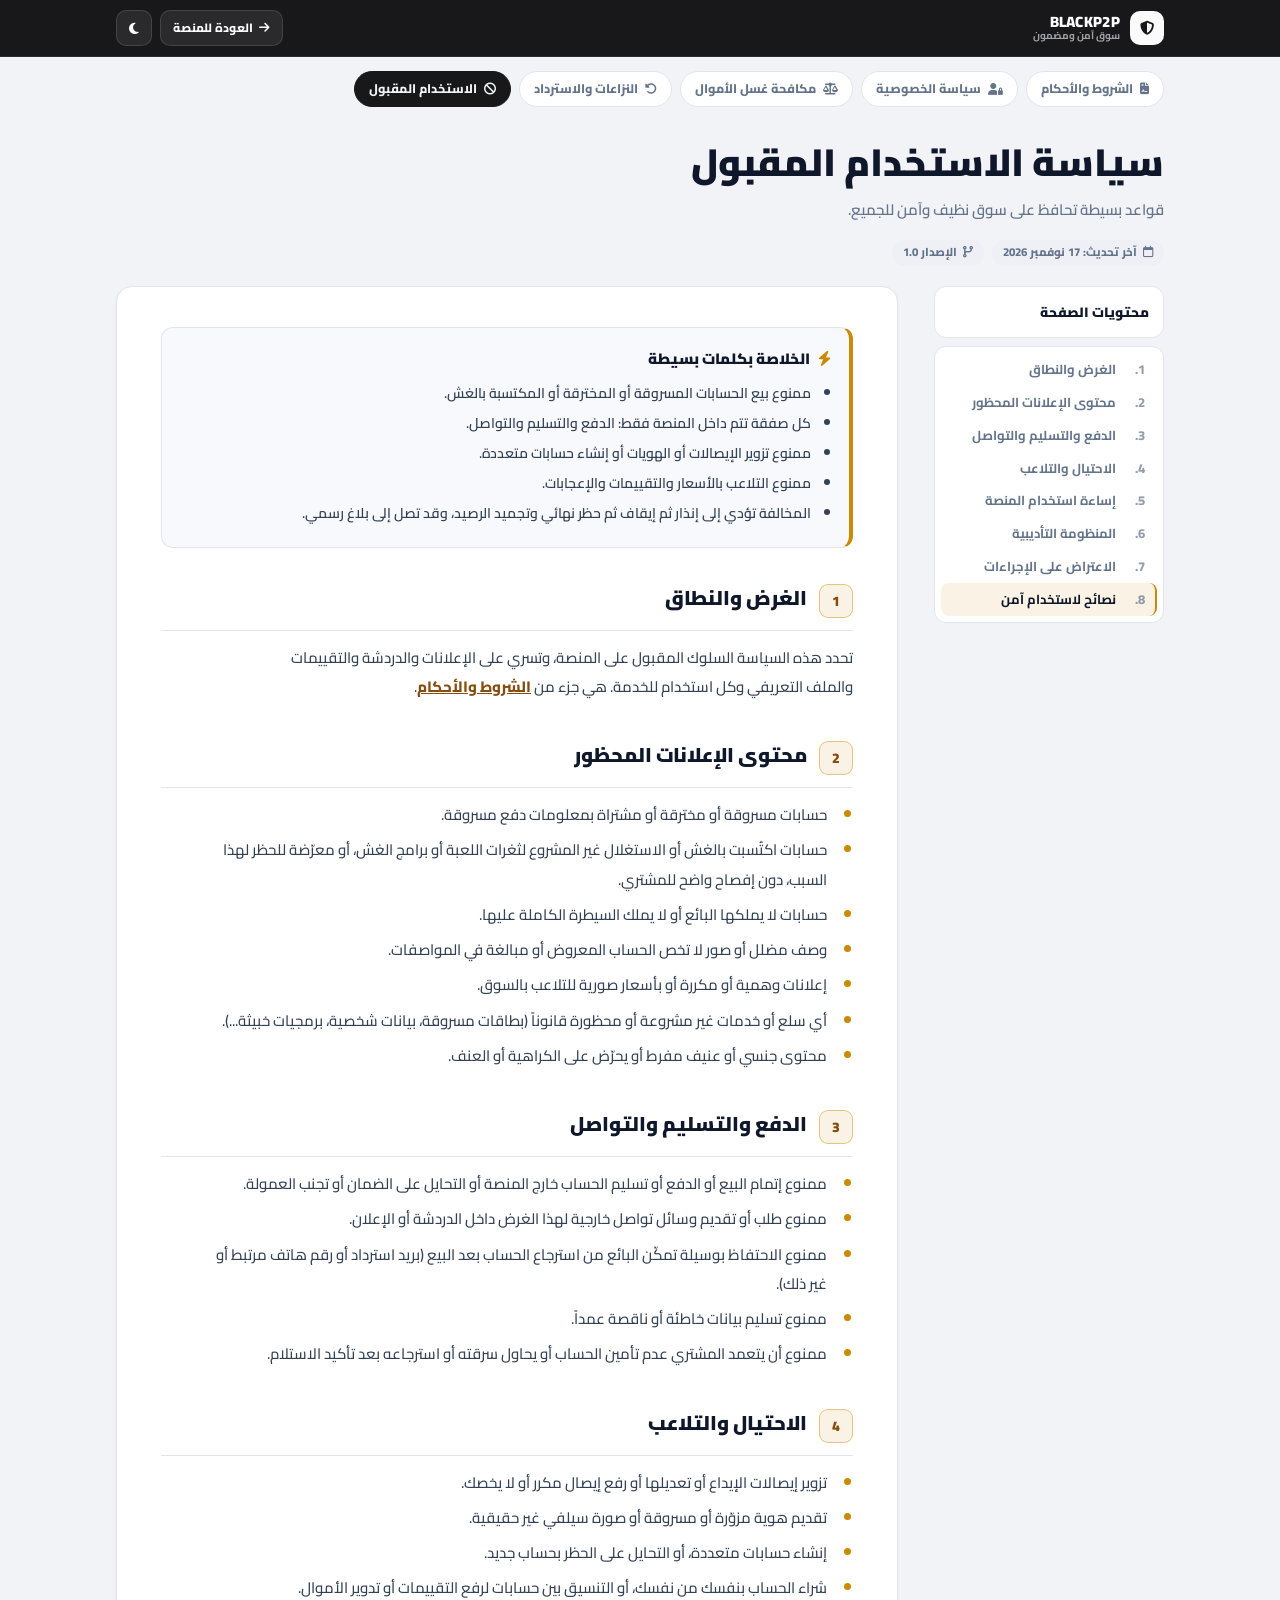
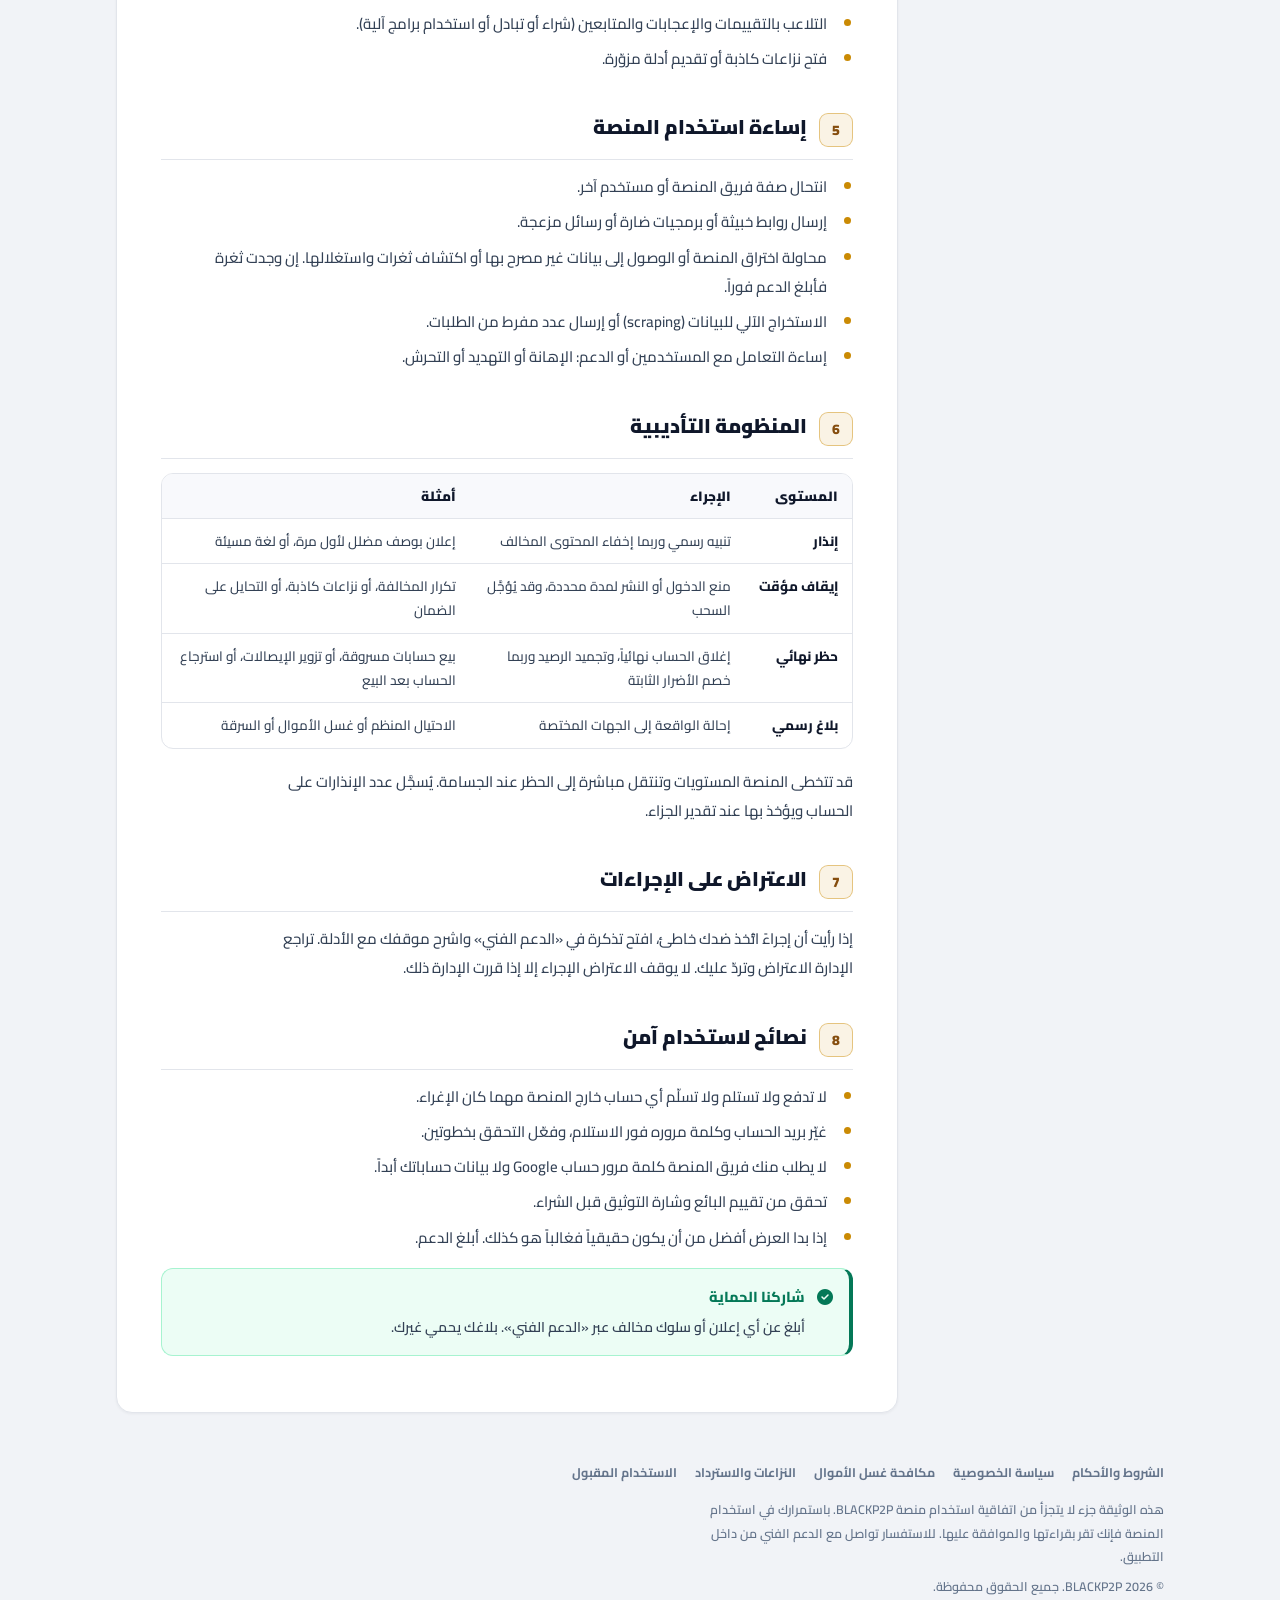
<file: acceptable-use.html>
<!DOCTYPE html>
<html lang="ar" dir="rtl">
<head>
<meta charset="utf-8">
<meta name="viewport" content="width=device-width,initial-scale=1">
<title>سياسة الاستخدام المقبول - BLACKP2P</title>
<meta name="description" content="ما يُسمح به وما يُحظر على منصة BLACKP2P، والعقوبات المترتبة على المخالفة.">
<meta name="theme-color" content="#18181b">
<script>try{var t=localStorage.getItem('theme');if(t==='dark'||(!t&&matchMedia('(prefers-color-scheme: dark)').matches))document.documentElement.classList.add('dark')}catch(e){}</script>
<link rel="preconnect" href="https://fonts.googleapis.com">
<link href="https://fonts.googleapis.com/css2?family=Cairo:wght@400;500;600;700;800;900&display=swap" rel="stylesheet">
<link rel="stylesheet" href="https://cdnjs.cloudflare.com/ajax/libs/font-awesome/6.5.1/css/all.min.css">
<link rel="stylesheet" href="legal.css">
</head>
<body>
<header class="bar"><div class="bar-in">
  <a class="brand" href="index.html"><span class="brand-mark"><i class="fa-solid fa-shield-halved"></i></span><span><b>BLACKP2P</b><small>سوق آمن ومضمون</small></span></a>
  <div class="bar-actions">
    <a class="bar-link" href="index.html"><i class="fa-solid fa-arrow-right"></i>العودة للمنصة</a>
    <button class="bar-btn" id="theme-btn" aria-label="تبديل الوضع"><i class="fa-solid fa-moon"></i></button>
  </div>
</div></header>

<nav class="docs" aria-label="المستندات القانونية"><div class="docs-row"><a class="doc-chip" href="terms.html"><i class="fa-solid fa-file-contract"></i>الشروط والأحكام</a><a class="doc-chip" href="privacy.html"><i class="fa-solid fa-user-lock"></i>سياسة الخصوصية</a><a class="doc-chip" href="aml.html"><i class="fa-solid fa-scale-balanced"></i>مكافحة غسل الأموال</a><a class="doc-chip" href="refunds.html"><i class="fa-solid fa-rotate-left"></i>النزاعات والاسترداد</a><a class="doc-chip" href="acceptable-use.html" aria-current="page"><i class="fa-solid fa-ban"></i>الاستخدام المقبول</a></div></nav>

<div class="head">
  <h1>سياسة الاستخدام المقبول</h1>
  <p class="lead">قواعد بسيطة تحافظ على سوق نظيف وآمن للجميع.</p>
  <div class="meta">
    <span class="pill"><i class="fa-regular fa-calendar"></i> آخر تحديث: 17 نوفمبر 2026</span>
    <span class="pill"><i class="fa-solid fa-code-branch"></i> الإصدار 1.0</span>
  </div>
</div>

<div class="wrap">
  <details class="toc" id="toc"><summary><span><i class="fa-solid fa-list-ul" style="margin-inline-end:8px;color:var(--gold)"></i>محتويات الصفحة</span><i class="fa-solid fa-chevron-down"></i></summary><ol><li><a href="#s1">الغرض والنطاق</a></li><li><a href="#s2">محتوى الإعلانات المحظور</a></li><li><a href="#s3">الدفع والتسليم والتواصل</a></li><li><a href="#s4">الاحتيال والتلاعب</a></li><li><a href="#s5">إساءة استخدام المنصة</a></li><li><a href="#s6">المنظومة التأديبية</a></li><li><a href="#s7">الاعتراض على الإجراءات</a></li><li><a href="#s8">نصائح لاستخدام آمن</a></li></ol></details>
  <main class="paper">
    <div class="summary"><h2><i class="fa-solid fa-bolt"></i>الخلاصة بكلمات بسيطة</h2><ul><li>ممنوع بيع الحسابات المسروقة أو المخترقة أو المكتسبة بالغش.</li><li>كل صفقة تتم داخل المنصة فقط: الدفع والتسليم والتواصل.</li><li>ممنوع تزوير الإيصالات أو الهويات أو إنشاء حسابات متعددة.</li><li>ممنوع التلاعب بالأسعار والتقييمات والإعجابات.</li><li>المخالفة تؤدي إلى إنذار ثم إيقاف ثم حظر نهائي وتجميد الرصيد، وقد تصل إلى بلاغ رسمي.</li></ul></div>
    <section class="s" id="s1"><h2>الغرض والنطاق</h2><p>تحدد هذه السياسة السلوك المقبول على المنصة، وتسري على الإعلانات والدردشة والتقييمات والملف التعريفي وكل استخدام للخدمة. هي جزء من <a href="terms.html">الشروط والأحكام</a>.</p></section><section class="s" id="s2"><h2>محتوى الإعلانات المحظور</h2><ul><li>حسابات مسروقة أو مخترقة أو مشتراة بمعلومات دفع مسروقة.</li><li>حسابات اكتُسبت بالغش أو الاستغلال غير المشروع لثغرات اللعبة أو برامج الغش، أو معرّضة للحظر لهذا السبب، دون إفصاح واضح للمشتري.</li><li>حسابات لا يملكها البائع أو لا يملك السيطرة الكاملة عليها.</li><li>وصف مضلل أو صور لا تخص الحساب المعروض أو مبالغة في المواصفات.</li><li>إعلانات وهمية أو مكررة أو بأسعار صورية للتلاعب بالسوق.</li><li>أي سلع أو خدمات غير مشروعة أو محظورة قانوناً (بطاقات مسروقة، بيانات شخصية، برمجيات خبيثة...).</li><li>محتوى جنسي أو عنيف مفرط أو يحرّض على الكراهية أو العنف.</li></ul></section><section class="s" id="s3"><h2>الدفع والتسليم والتواصل</h2><ul><li>ممنوع إتمام البيع أو الدفع أو تسليم الحساب خارج المنصة أو التحايل على الضمان أو تجنب العمولة.</li><li>ممنوع طلب أو تقديم وسائل تواصل خارجية لهذا الغرض داخل الدردشة أو الإعلان.</li><li>ممنوع الاحتفاظ بوسيلة تمكّن البائع من استرجاع الحساب بعد البيع (بريد استرداد أو رقم هاتف مرتبط أو غير ذلك).</li><li>ممنوع تسليم بيانات خاطئة أو ناقصة عمداً.</li><li>ممنوع أن يتعمد المشتري عدم تأمين الحساب أو يحاول سرقته أو استرجاعه بعد تأكيد الاستلام.</li></ul></section><section class="s" id="s4"><h2>الاحتيال والتلاعب</h2><ul><li>تزوير إيصالات الإيداع أو تعديلها أو رفع إيصال مكرر أو لا يخصك.</li><li>تقديم هوية مزوّرة أو مسروقة أو صورة سيلفي غير حقيقية.</li><li>إنشاء حسابات متعددة، أو التحايل على الحظر بحساب جديد.</li><li>شراء الحساب بنفسك من نفسك، أو التنسيق بين حسابات لرفع التقييمات أو تدوير الأموال.</li><li>التلاعب بالتقييمات والإعجابات والمتابعين (شراء أو تبادل أو استخدام برامج آلية).</li><li>فتح نزاعات كاذبة أو تقديم أدلة مزوّرة.</li></ul></section><section class="s" id="s5"><h2>إساءة استخدام المنصة</h2><ul><li>انتحال صفة فريق المنصة أو مستخدم آخر.</li><li>إرسال روابط خبيثة أو برمجيات ضارة أو رسائل مزعجة.</li><li>محاولة اختراق المنصة أو الوصول إلى بيانات غير مصرح بها أو اكتشاف ثغرات واستغلالها. إن وجدت ثغرة فأبلغ الدعم فوراً.</li><li>الاستخراج الآلي للبيانات (scraping) أو إرسال عدد مفرط من الطلبات.</li><li>إساءة التعامل مع المستخدمين أو الدعم: الإهانة أو التهديد أو التحرش.</li></ul></section><section class="s" id="s6"><h2>المنظومة التأديبية</h2><div class="tw"><table><thead><tr><th>المستوى</th><th>الإجراء</th><th>أمثلة</th></tr></thead><tbody><tr><td>إنذار</td><td>تنبيه رسمي وربما إخفاء المحتوى المخالف</td><td>إعلان بوصف مضلل لأول مرة، أو لغة مسيئة</td></tr><tr><td>إيقاف مؤقت</td><td>منع الدخول أو النشر لمدة محددة، وقد يُؤجَّل السحب</td><td>تكرار المخالفة، أو نزاعات كاذبة، أو التحايل على الضمان</td></tr><tr><td>حظر نهائي</td><td>إغلاق الحساب نهائياً، وتجميد الرصيد وربما خصم الأضرار الثابتة</td><td>بيع حسابات مسروقة، أو تزوير الإيصالات، أو استرجاع الحساب بعد البيع</td></tr><tr><td>بلاغ رسمي</td><td>إحالة الواقعة إلى الجهات المختصة</td><td>الاحتيال المنظم أو غسل الأموال أو السرقة</td></tr></tbody></table></div><p>قد تتخطى المنصة المستويات وتنتقل مباشرة إلى الحظر عند الجسامة. يُسجَّل عدد الإنذارات على الحساب ويؤخذ بها عند تقدير الجزاء.</p></section><section class="s" id="s7"><h2>الاعتراض على الإجراءات</h2><p>إذا رأيت أن إجراءً اتُّخذ ضدك خاطئ، افتح تذكرة في «الدعم الفني» واشرح موقفك مع الأدلة. تراجع الإدارة الاعتراض وتردّ عليك. لا يوقف الاعتراض الإجراء إلا إذا قررت الإدارة ذلك.</p></section><section class="s" id="s8"><h2>نصائح لاستخدام آمن</h2><ul><li>لا تدفع ولا تستلم ولا تسلّم أي حساب خارج المنصة مهما كان الإغراء.</li><li>غيّر بريد الحساب وكلمة مروره فور الاستلام، وفعّل التحقق بخطوتين.</li><li>لا يطلب منك فريق المنصة كلمة مرور حساب Google ولا بيانات حساباتك أبداً.</li><li>تحقق من تقييم البائع وشارة التوثيق قبل الشراء.</li><li>إذا بدا العرض أفضل من أن يكون حقيقياً فغالباً هو كذلك. أبلغ الدعم.</li></ul><div class="co ok"><i class="fa-solid fa-circle-check"></i><div><strong>شاركنا الحماية</strong><p>أبلغ عن أي إعلان أو سلوك مخالف عبر «الدعم الفني». بلاغك يحمي غيرك.</p></div></div></section>
  </main>
</div>

<footer class="foot">
  <div class="foot-links"><a href="terms.html">الشروط والأحكام</a><a href="privacy.html">سياسة الخصوصية</a><a href="aml.html">مكافحة غسل الأموال</a><a href="refunds.html">النزاعات والاسترداد</a><a href="acceptable-use.html">الاستخدام المقبول</a></div>
  <p>هذه الوثيقة جزء لا يتجزأ من اتفاقية استخدام منصة BLACKP2P. باستمرارك في استخدام المنصة فإنك تقر بقراءتها والموافقة عليها. للاستفسار تواصل مع الدعم الفني من داخل التطبيق.</p>
  <p style="margin-top:6px">© <span id="yr">2026</span> BLACKP2P. جميع الحقوق محفوظة.</p>
</footer>
<script>document.getElementById('yr').textContent=new Date().getFullYear()</script>
<script src="legal.js"></script>
</body>
</html>
</file>
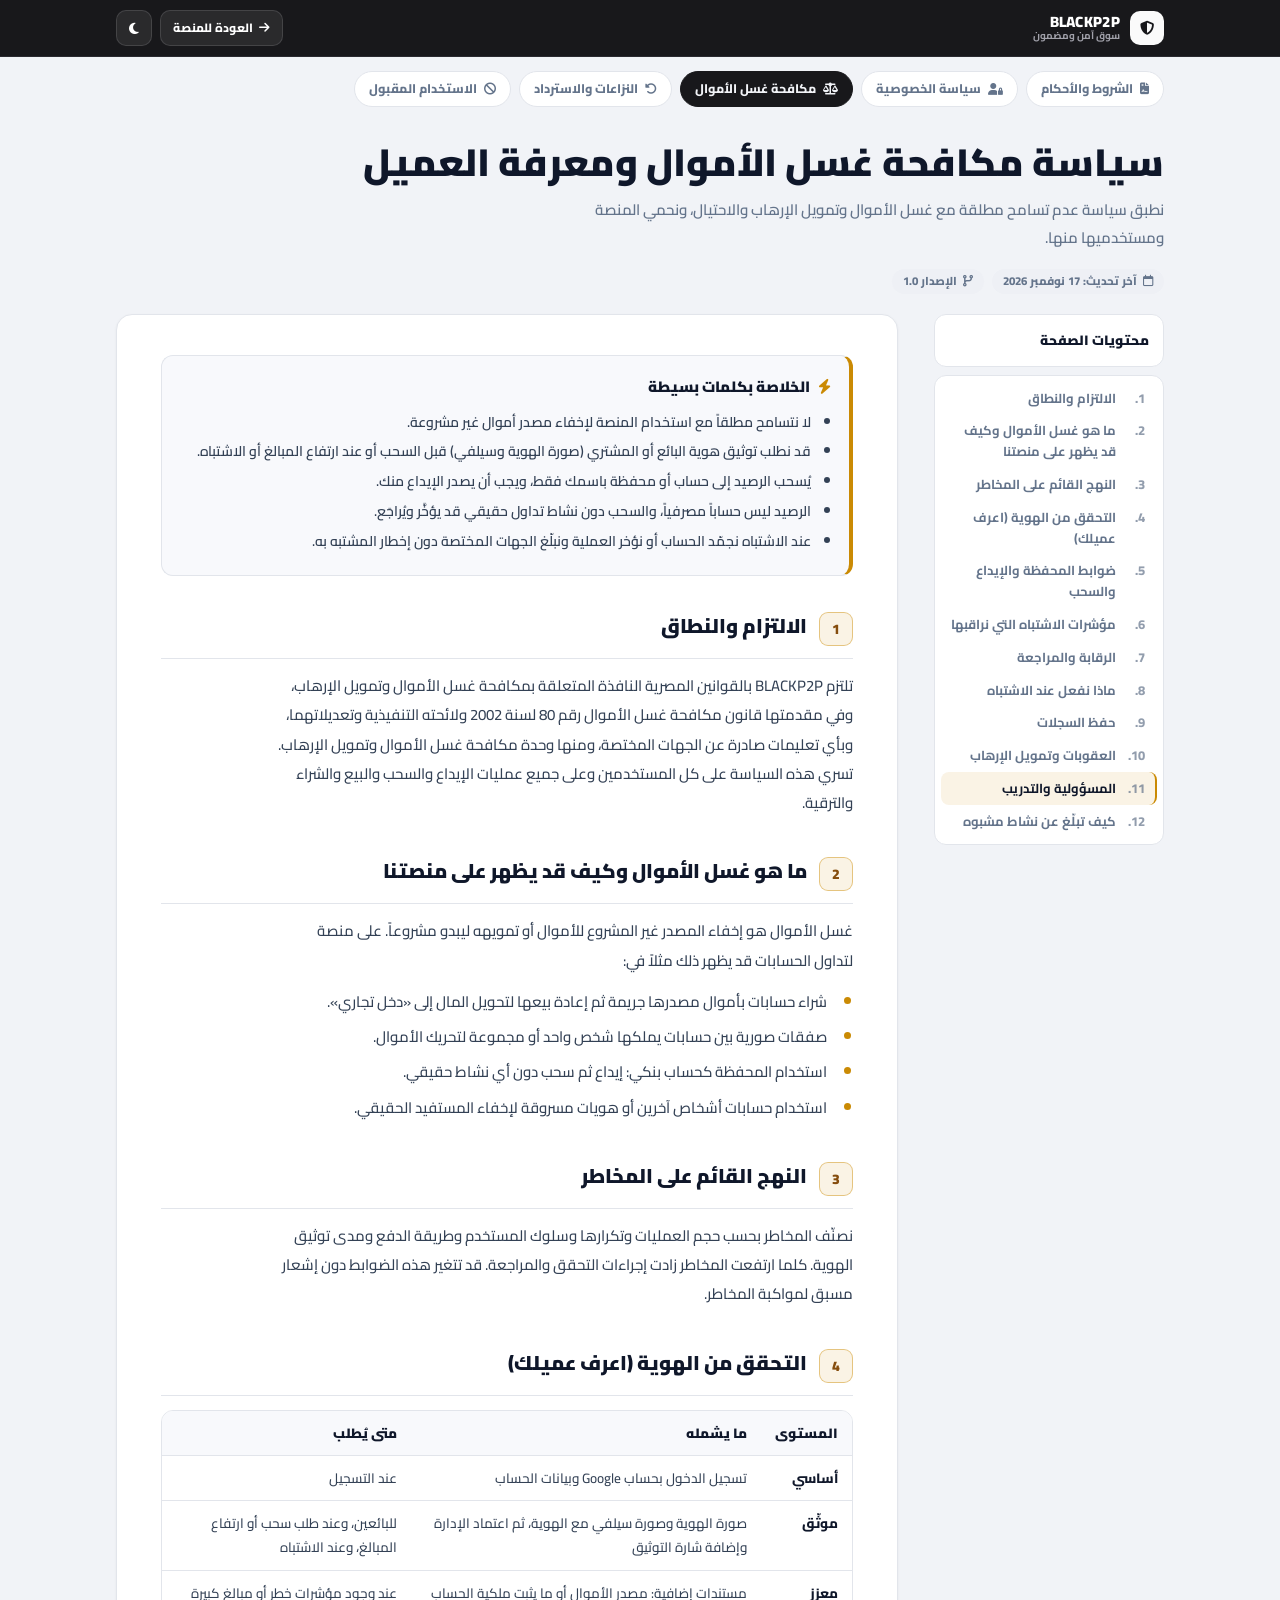
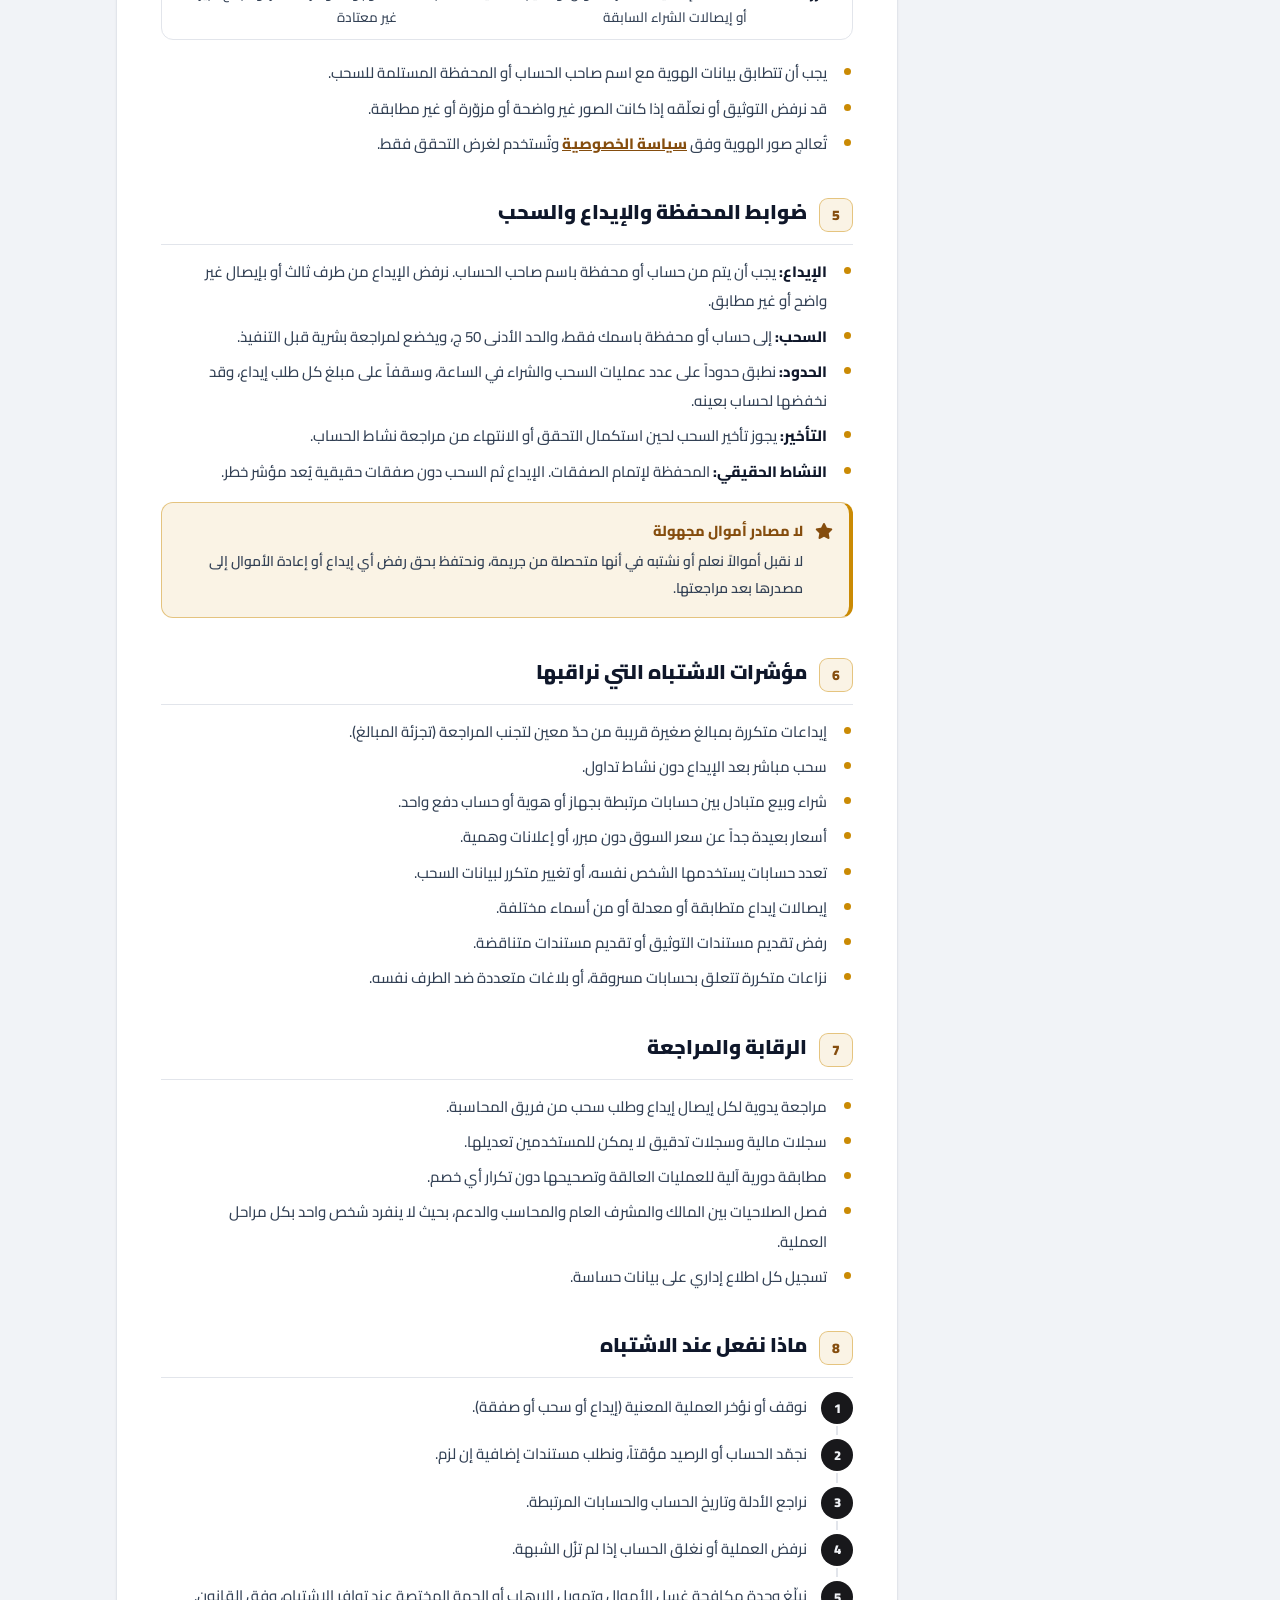
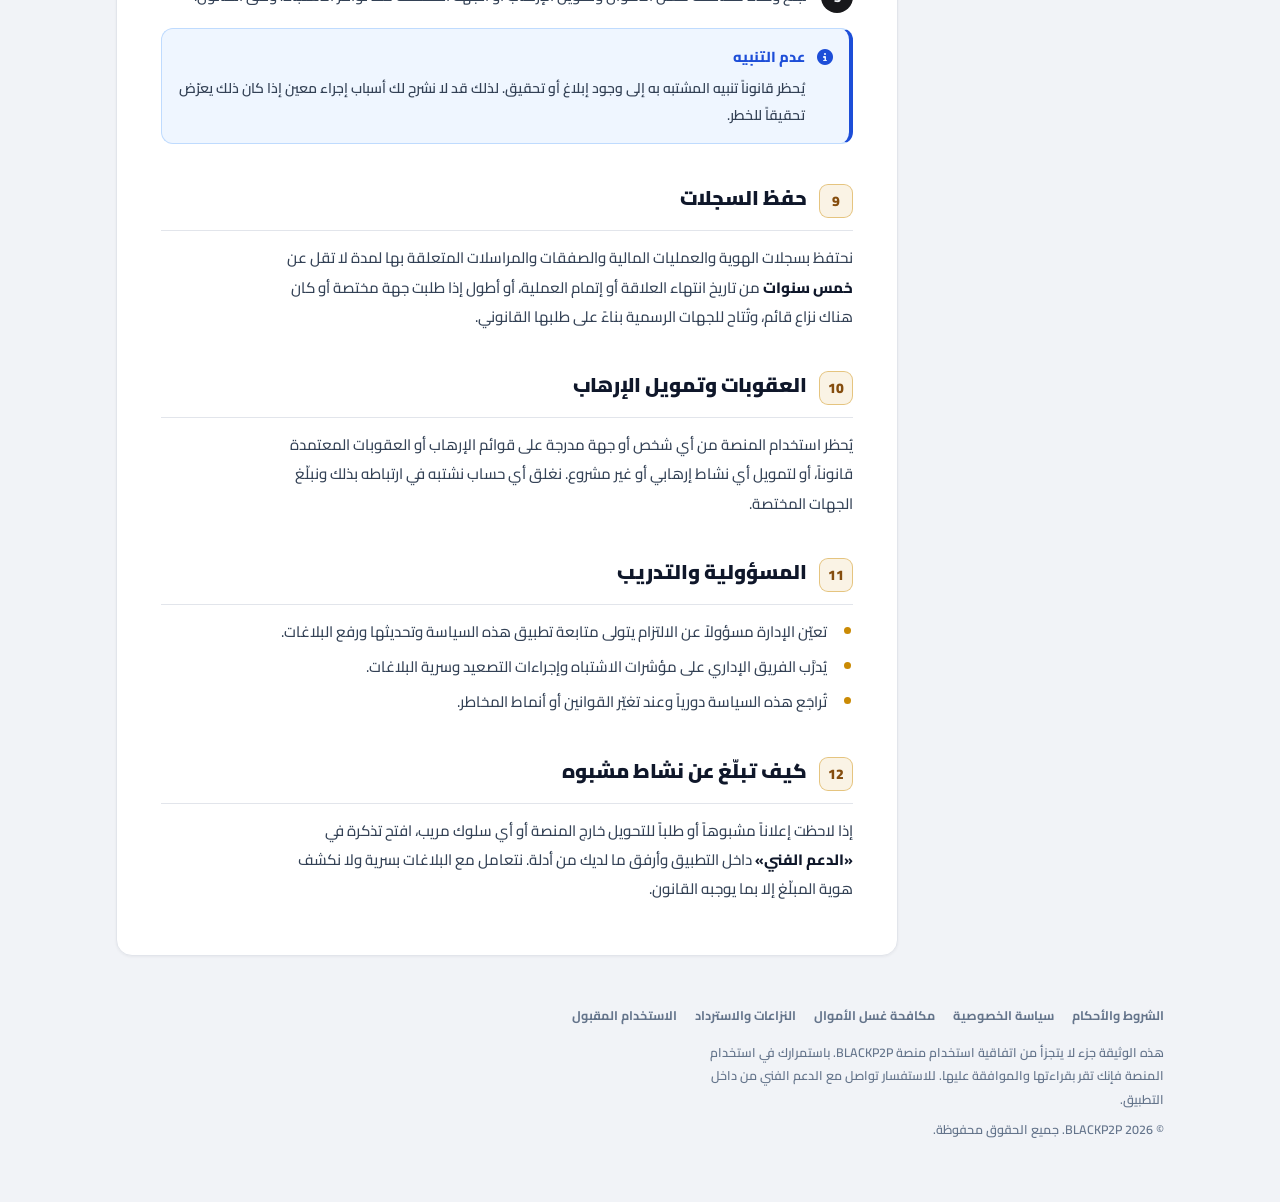
<file: aml.html>
<!DOCTYPE html>
<html lang="ar" dir="rtl">
<head>
<meta charset="utf-8">
<meta name="viewport" content="width=device-width,initial-scale=1">
<title>سياسة مكافحة غسل الأموال ومعرفة العميل - BLACKP2P</title>
<meta name="description" content="التزامات منصة BLACKP2P في مكافحة غسل الأموال وتمويل الإرهاب وإجراءات التحقق من الهوية.">
<meta name="theme-color" content="#18181b">
<script>try{var t=localStorage.getItem('theme');if(t==='dark'||(!t&&matchMedia('(prefers-color-scheme: dark)').matches))document.documentElement.classList.add('dark')}catch(e){}</script>
<link rel="preconnect" href="https://fonts.googleapis.com">
<link href="https://fonts.googleapis.com/css2?family=Cairo:wght@400;500;600;700;800;900&display=swap" rel="stylesheet">
<link rel="stylesheet" href="https://cdnjs.cloudflare.com/ajax/libs/font-awesome/6.5.1/css/all.min.css">
<link rel="stylesheet" href="legal.css">
</head>
<body>
<header class="bar"><div class="bar-in">
  <a class="brand" href="index.html"><span class="brand-mark"><i class="fa-solid fa-shield-halved"></i></span><span><b>BLACKP2P</b><small>سوق آمن ومضمون</small></span></a>
  <div class="bar-actions">
    <a class="bar-link" href="index.html"><i class="fa-solid fa-arrow-right"></i>العودة للمنصة</a>
    <button class="bar-btn" id="theme-btn" aria-label="تبديل الوضع"><i class="fa-solid fa-moon"></i></button>
  </div>
</div></header>

<nav class="docs" aria-label="المستندات القانونية"><div class="docs-row"><a class="doc-chip" href="terms.html"><i class="fa-solid fa-file-contract"></i>الشروط والأحكام</a><a class="doc-chip" href="privacy.html"><i class="fa-solid fa-user-lock"></i>سياسة الخصوصية</a><a class="doc-chip" href="aml.html" aria-current="page"><i class="fa-solid fa-scale-balanced"></i>مكافحة غسل الأموال</a><a class="doc-chip" href="refunds.html"><i class="fa-solid fa-rotate-left"></i>النزاعات والاسترداد</a><a class="doc-chip" href="acceptable-use.html"><i class="fa-solid fa-ban"></i>الاستخدام المقبول</a></div></nav>

<div class="head">
  <h1>سياسة مكافحة غسل الأموال ومعرفة العميل</h1>
  <p class="lead">نطبق سياسة عدم تسامح مطلقة مع غسل الأموال وتمويل الإرهاب والاحتيال، ونحمي المنصة ومستخدميها منها.</p>
  <div class="meta">
    <span class="pill"><i class="fa-regular fa-calendar"></i> آخر تحديث: 17 نوفمبر 2026</span>
    <span class="pill"><i class="fa-solid fa-code-branch"></i> الإصدار 1.0</span>
  </div>
</div>

<div class="wrap">
  <details class="toc" id="toc"><summary><span><i class="fa-solid fa-list-ul" style="margin-inline-end:8px;color:var(--gold)"></i>محتويات الصفحة</span><i class="fa-solid fa-chevron-down"></i></summary><ol><li><a href="#s1">الالتزام والنطاق</a></li><li><a href="#s2">ما هو غسل الأموال وكيف قد يظهر على منصتنا</a></li><li><a href="#s3">النهج القائم على المخاطر</a></li><li><a href="#s4">التحقق من الهوية (اعرف عميلك)</a></li><li><a href="#s5">ضوابط المحفظة والإيداع والسحب</a></li><li><a href="#s6">مؤشرات الاشتباه التي نراقبها</a></li><li><a href="#s7">الرقابة والمراجعة</a></li><li><a href="#s8">ماذا نفعل عند الاشتباه</a></li><li><a href="#s9">حفظ السجلات</a></li><li><a href="#s10">العقوبات وتمويل الإرهاب</a></li><li><a href="#s11">المسؤولية والتدريب</a></li><li><a href="#s12">كيف تبلّغ عن نشاط مشبوه</a></li></ol></details>
  <main class="paper">
    <div class="summary"><h2><i class="fa-solid fa-bolt"></i>الخلاصة بكلمات بسيطة</h2><ul><li>لا نتسامح مطلقاً مع استخدام المنصة لإخفاء مصدر أموال غير مشروعة.</li><li>قد نطلب توثيق هوية البائع أو المشتري (صورة الهوية وسيلفي) قبل السحب أو عند ارتفاع المبالغ أو الاشتباه.</li><li>يُسحب الرصيد إلى حساب أو محفظة باسمك فقط، ويجب أن يصدر الإيداع منك.</li><li>الرصيد ليس حساباً مصرفياً، والسحب دون نشاط تداول حقيقي قد يؤخَّر ويُراجَع.</li><li>عند الاشتباه نجمّد الحساب أو نؤخر العملية ونبلّغ الجهات المختصة دون إخطار المشتبه به.</li></ul></div>
    <section class="s" id="s1"><h2>الالتزام والنطاق</h2><p>تلتزم BLACKP2P بالقوانين المصرية النافذة المتعلقة بمكافحة غسل الأموال وتمويل الإرهاب، وفي مقدمتها قانون مكافحة غسل الأموال رقم 80 لسنة 2002 ولائحته التنفيذية وتعديلاتهما، وبأي تعليمات صادرة عن الجهات المختصة، ومنها وحدة مكافحة غسل الأموال وتمويل الإرهاب. تسري هذه السياسة على كل المستخدمين وعلى جميع عمليات الإيداع والسحب والبيع والشراء والترقية.</p></section><section class="s" id="s2"><h2>ما هو غسل الأموال وكيف قد يظهر على منصتنا</h2><p>غسل الأموال هو إخفاء المصدر غير المشروع للأموال أو تمويهه ليبدو مشروعاً. على منصة لتداول الحسابات قد يظهر ذلك مثلاً في:</p><ul><li>شراء حسابات بأموال مصدرها جريمة ثم إعادة بيعها لتحويل المال إلى «دخل تجاري».</li><li>صفقات صورية بين حسابات يملكها شخص واحد أو مجموعة لتحريك الأموال.</li><li>استخدام المحفظة كحساب بنكي: إيداع ثم سحب دون أي نشاط حقيقي.</li><li>استخدام حسابات أشخاص آخرين أو هويات مسروقة لإخفاء المستفيد الحقيقي.</li></ul></section><section class="s" id="s3"><h2>النهج القائم على المخاطر</h2><p>نصنّف المخاطر بحسب حجم العمليات وتكرارها وسلوك المستخدم وطريقة الدفع ومدى توثيق الهوية. كلما ارتفعت المخاطر زادت إجراءات التحقق والمراجعة. قد تتغير هذه الضوابط دون إشعار مسبق لمواكبة المخاطر.</p></section><section class="s" id="s4"><h2>التحقق من الهوية (اعرف عميلك)</h2><div class="tw"><table><thead><tr><th>المستوى</th><th>ما يشمله</th><th>متى يُطلب</th></tr></thead><tbody><tr><td>أساسي</td><td>تسجيل الدخول بحساب Google وبيانات الحساب</td><td>عند التسجيل</td></tr><tr><td>موثّق</td><td>صورة الهوية وصورة سيلفي مع الهوية، ثم اعتماد الإدارة وإضافة شارة التوثيق</td><td>للبائعين، وعند طلب سحب أو ارتفاع المبالغ، وعند الاشتباه</td></tr><tr><td>معزز</td><td>مستندات إضافية: مصدر الأموال أو ما يثبت ملكية الحساب أو إيصالات الشراء السابقة</td><td>عند وجود مؤشرات خطر أو مبالغ كبيرة غير معتادة</td></tr></tbody></table></div><ul><li>يجب أن تتطابق بيانات الهوية مع اسم صاحب الحساب أو المحفظة المستلمة للسحب.</li><li>قد نرفض التوثيق أو نعلّقه إذا كانت الصور غير واضحة أو مزوّرة أو غير مطابقة.</li><li>تُعالج صور الهوية وفق <a href="privacy.html">سياسة الخصوصية</a> وتُستخدم لغرض التحقق فقط.</li></ul></section><section class="s" id="s5"><h2>ضوابط المحفظة والإيداع والسحب</h2><ul><li><b>الإيداع:</b> يجب أن يتم من حساب أو محفظة باسم صاحب الحساب. نرفض الإيداع من طرف ثالث أو بإيصال غير واضح أو غير مطابق.</li><li><b>السحب:</b> إلى حساب أو محفظة باسمك فقط، والحد الأدنى 50 ج، ويخضع لمراجعة بشرية قبل التنفيذ.</li><li><b>الحدود:</b> نطبق حدوداً على عدد عمليات السحب والشراء في الساعة، وسقفاً على مبلغ كل طلب إيداع، وقد نخفضها لحساب بعينه.</li><li><b>التأخير:</b> يجوز تأخير السحب لحين استكمال التحقق أو الانتهاء من مراجعة نشاط الحساب.</li><li><b>النشاط الحقيقي:</b> المحفظة لإتمام الصفقات. الإيداع ثم السحب دون صفقات حقيقية يُعد مؤشر خطر.</li></ul><div class="co key"><i class="fa-solid fa-star"></i><div><strong>لا مصادر أموال مجهولة</strong><p>لا نقبل أموالاً نعلم أو نشتبه في أنها متحصلة من جريمة، ونحتفظ بحق رفض أي إيداع أو إعادة الأموال إلى مصدرها بعد مراجعتها.</p></div></div></section><section class="s" id="s6"><h2>مؤشرات الاشتباه التي نراقبها</h2><ul><li>إيداعات متكررة بمبالغ صغيرة قريبة من حدّ معين لتجنب المراجعة (تجزئة المبالغ).</li><li>سحب مباشر بعد الإيداع دون نشاط تداول.</li><li>شراء وبيع متبادل بين حسابات مرتبطة بجهاز أو هوية أو حساب دفع واحد.</li><li>أسعار بعيدة جداً عن سعر السوق دون مبرر، أو إعلانات وهمية.</li><li>تعدد حسابات يستخدمها الشخص نفسه، أو تغيير متكرر لبيانات السحب.</li><li>إيصالات إيداع متطابقة أو معدلة أو من أسماء مختلفة.</li><li>رفض تقديم مستندات التوثيق أو تقديم مستندات متناقضة.</li><li>نزاعات متكررة تتعلق بحسابات مسروقة، أو بلاغات متعددة ضد الطرف نفسه.</li></ul></section><section class="s" id="s7"><h2>الرقابة والمراجعة</h2><ul><li>مراجعة يدوية لكل إيصال إيداع وطلب سحب من فريق المحاسبة.</li><li>سجلات مالية وسجلات تدقيق لا يمكن للمستخدمين تعديلها.</li><li>مطابقة دورية آلية للعمليات العالقة وتصحيحها دون تكرار أي خصم.</li><li>فصل الصلاحيات بين المالك والمشرف العام والمحاسب والدعم، بحيث لا ينفرد شخص واحد بكل مراحل العملية.</li><li>تسجيل كل اطلاع إداري على بيانات حساسة.</li></ul></section><section class="s" id="s8"><h2>ماذا نفعل عند الاشتباه</h2><ol class="steps"><li>نوقف أو نؤخر العملية المعنية (إيداع أو سحب أو صفقة).</li><li>نجمّد الحساب أو الرصيد مؤقتاً، ونطلب مستندات إضافية إن لزم.</li><li>نراجع الأدلة وتاريخ الحساب والحسابات المرتبطة.</li><li>نرفض العملية أو نغلق الحساب إذا لم تزُل الشبهة.</li><li>نبلّغ وحدة مكافحة غسل الأموال وتمويل الإرهاب أو الجهة المختصة عند توافر الاشتباه، وفق القانون.</li></ol><div class="co note"><i class="fa-solid fa-circle-info"></i><div><strong>عدم التنبيه</strong><p>يُحظر قانوناً تنبيه المشتبه به إلى وجود إبلاغ أو تحقيق. لذلك قد لا نشرح لك أسباب إجراء معين إذا كان ذلك يعرّض تحقيقاً للخطر.</p></div></div></section><section class="s" id="s9"><h2>حفظ السجلات</h2><p>نحتفظ بسجلات الهوية والعمليات المالية والصفقات والمراسلات المتعلقة بها لمدة لا تقل عن <b>خمس سنوات</b> من تاريخ انتهاء العلاقة أو إتمام العملية، أو أطول إذا طلبت جهة مختصة أو كان هناك نزاع قائم، وتُتاح للجهات الرسمية بناءً على طلبها القانوني.</p></section><section class="s" id="s10"><h2>العقوبات وتمويل الإرهاب</h2><p>يُحظر استخدام المنصة من أي شخص أو جهة مدرجة على قوائم الإرهاب أو العقوبات المعتمدة قانوناً، أو لتمويل أي نشاط إرهابي أو غير مشروع. نغلق أي حساب نشتبه في ارتباطه بذلك ونبلّغ الجهات المختصة.</p></section><section class="s" id="s11"><h2>المسؤولية والتدريب</h2><ul><li>تعيّن الإدارة مسؤولاً عن الالتزام يتولى متابعة تطبيق هذه السياسة وتحديثها ورفع البلاغات.</li><li>يُدرَّب الفريق الإداري على مؤشرات الاشتباه وإجراءات التصعيد وسرية البلاغات.</li><li>تُراجَع هذه السياسة دورياً وعند تغيّر القوانين أو أنماط المخاطر.</li></ul></section><section class="s" id="s12"><h2>كيف تبلّغ عن نشاط مشبوه</h2><p>إذا لاحظت إعلاناً مشبوهاً أو طلباً للتحويل خارج المنصة أو أي سلوك مريب، افتح تذكرة في <b>«الدعم الفني»</b> داخل التطبيق وأرفق ما لديك من أدلة. نتعامل مع البلاغات بسرية ولا نكشف هوية المبلّغ إلا بما يوجبه القانون.</p></section>
  </main>
</div>

<footer class="foot">
  <div class="foot-links"><a href="terms.html">الشروط والأحكام</a><a href="privacy.html">سياسة الخصوصية</a><a href="aml.html">مكافحة غسل الأموال</a><a href="refunds.html">النزاعات والاسترداد</a><a href="acceptable-use.html">الاستخدام المقبول</a></div>
  <p>هذه الوثيقة جزء لا يتجزأ من اتفاقية استخدام منصة BLACKP2P. باستمرارك في استخدام المنصة فإنك تقر بقراءتها والموافقة عليها. للاستفسار تواصل مع الدعم الفني من داخل التطبيق.</p>
  <p style="margin-top:6px">© <span id="yr">2026</span> BLACKP2P. جميع الحقوق محفوظة.</p>
</footer>
<script>document.getElementById('yr').textContent=new Date().getFullYear()</script>
<script src="legal.js"></script>
</body>
</html>
</file>
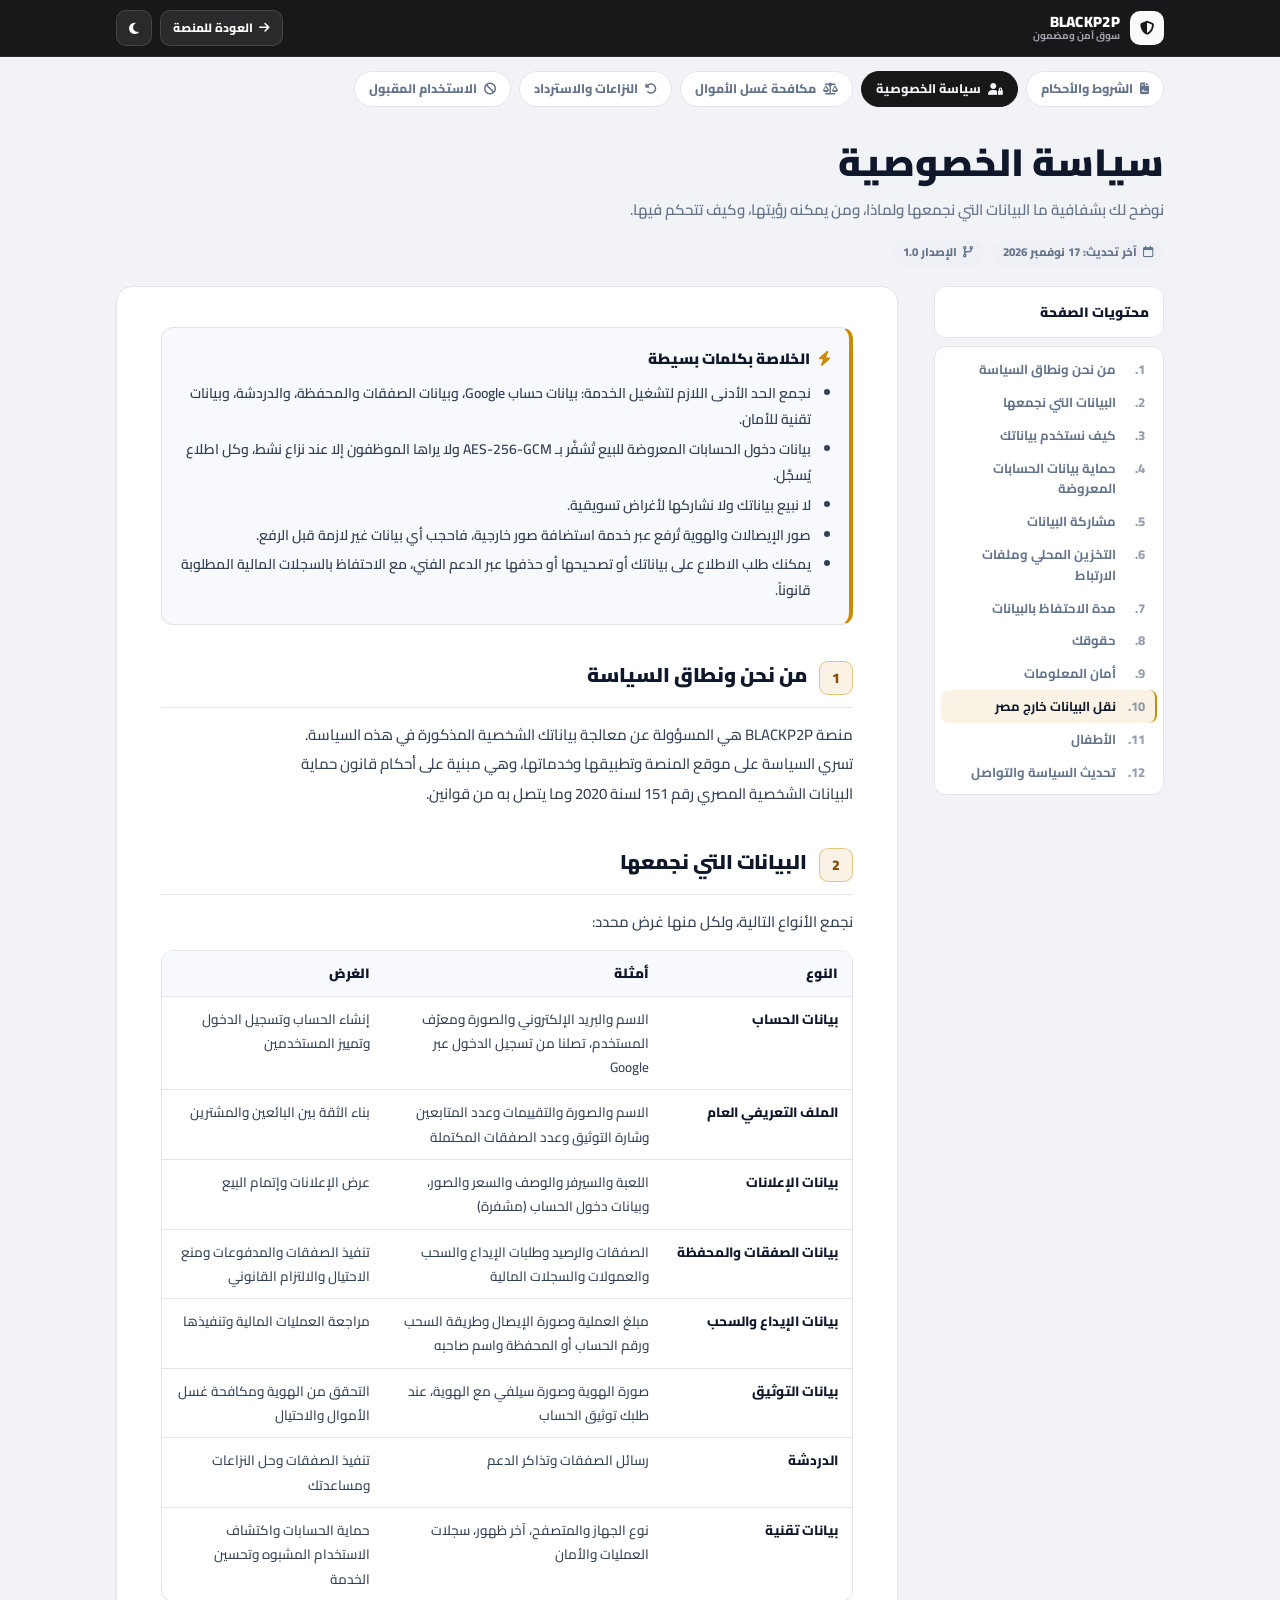
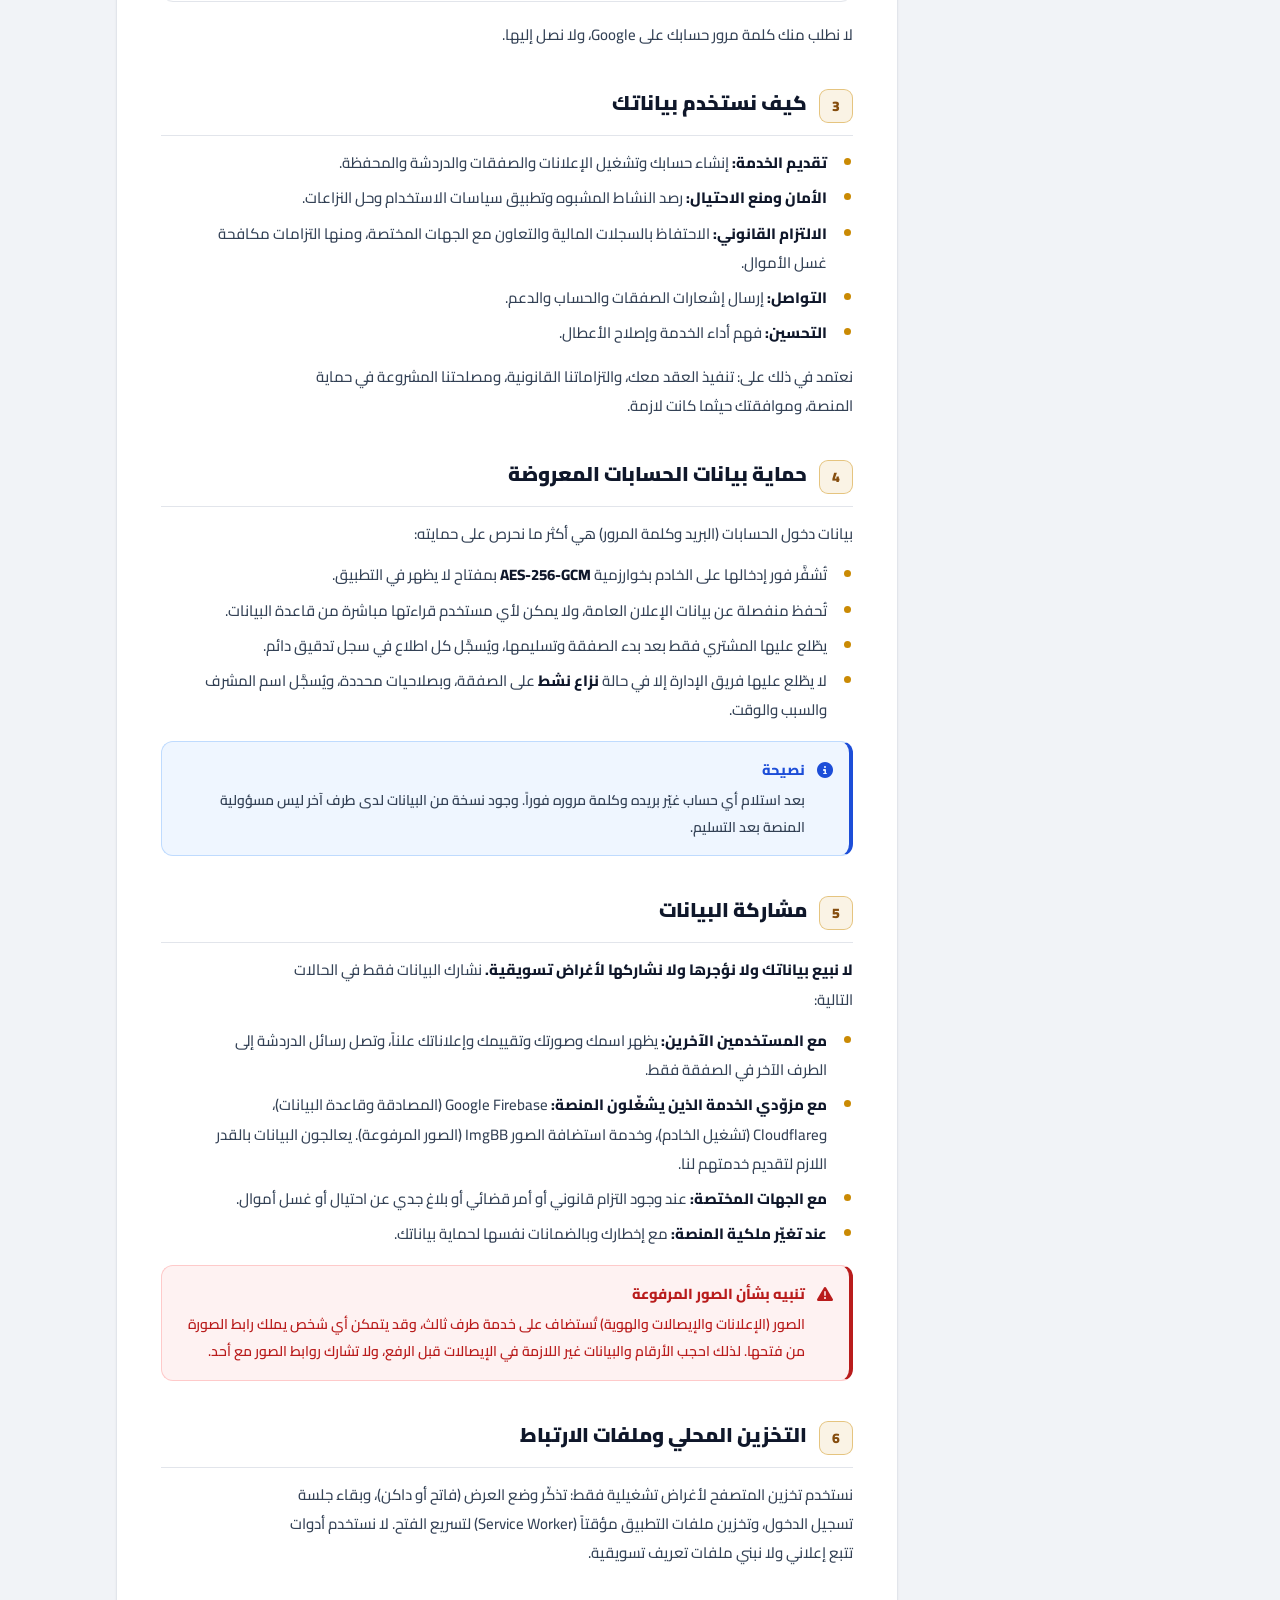
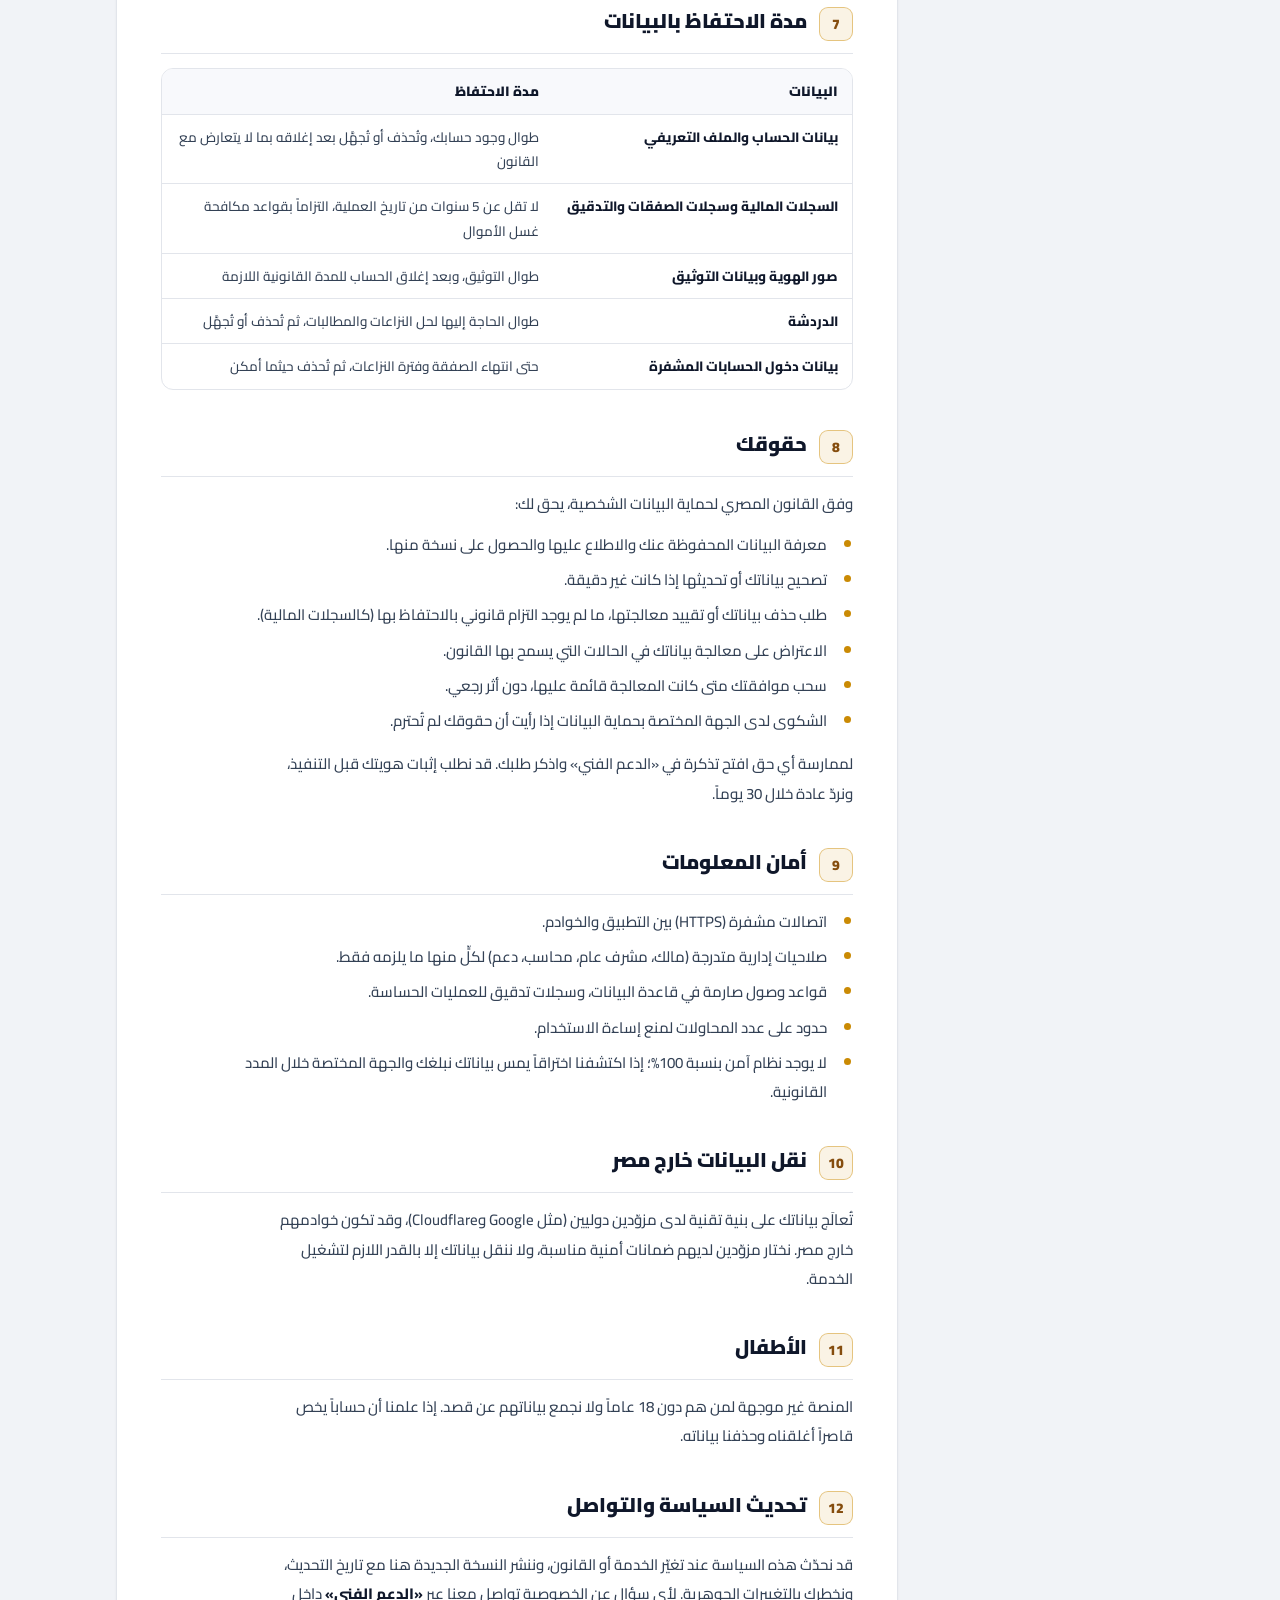
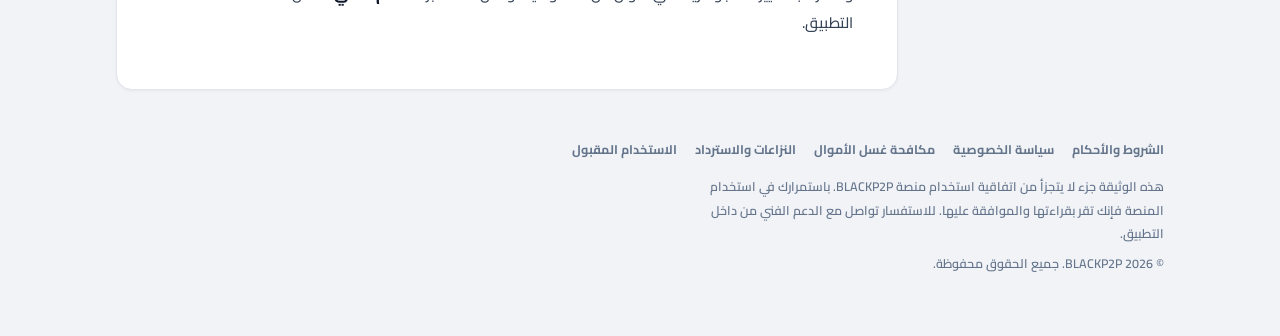
<file: privacy.html>
<!DOCTYPE html>
<html lang="ar" dir="rtl">
<head>
<meta charset="utf-8">
<meta name="viewport" content="width=device-width,initial-scale=1">
<title>سياسة الخصوصية - BLACKP2P</title>
<meta name="description" content="كيف تجمع منصة BLACKP2P بياناتك الشخصية وتستخدمها وتحميها، وما هي حقوقك.">
<meta name="theme-color" content="#18181b">
<script>try{var t=localStorage.getItem('theme');if(t==='dark'||(!t&&matchMedia('(prefers-color-scheme: dark)').matches))document.documentElement.classList.add('dark')}catch(e){}</script>
<link rel="preconnect" href="https://fonts.googleapis.com">
<link href="https://fonts.googleapis.com/css2?family=Cairo:wght@400;500;600;700;800;900&display=swap" rel="stylesheet">
<link rel="stylesheet" href="https://cdnjs.cloudflare.com/ajax/libs/font-awesome/6.5.1/css/all.min.css">
<link rel="stylesheet" href="legal.css">
</head>
<body>
<header class="bar"><div class="bar-in">
  <a class="brand" href="index.html"><span class="brand-mark"><i class="fa-solid fa-shield-halved"></i></span><span><b>BLACKP2P</b><small>سوق آمن ومضمون</small></span></a>
  <div class="bar-actions">
    <a class="bar-link" href="index.html"><i class="fa-solid fa-arrow-right"></i>العودة للمنصة</a>
    <button class="bar-btn" id="theme-btn" aria-label="تبديل الوضع"><i class="fa-solid fa-moon"></i></button>
  </div>
</div></header>

<nav class="docs" aria-label="المستندات القانونية"><div class="docs-row"><a class="doc-chip" href="terms.html"><i class="fa-solid fa-file-contract"></i>الشروط والأحكام</a><a class="doc-chip" href="privacy.html" aria-current="page"><i class="fa-solid fa-user-lock"></i>سياسة الخصوصية</a><a class="doc-chip" href="aml.html"><i class="fa-solid fa-scale-balanced"></i>مكافحة غسل الأموال</a><a class="doc-chip" href="refunds.html"><i class="fa-solid fa-rotate-left"></i>النزاعات والاسترداد</a><a class="doc-chip" href="acceptable-use.html"><i class="fa-solid fa-ban"></i>الاستخدام المقبول</a></div></nav>

<div class="head">
  <h1>سياسة الخصوصية</h1>
  <p class="lead">نوضح لك بشفافية ما البيانات التي نجمعها ولماذا، ومن يمكنه رؤيتها، وكيف تتحكم فيها.</p>
  <div class="meta">
    <span class="pill"><i class="fa-regular fa-calendar"></i> آخر تحديث: 17 نوفمبر 2026</span>
    <span class="pill"><i class="fa-solid fa-code-branch"></i> الإصدار 1.0</span>
  </div>
</div>

<div class="wrap">
  <details class="toc" id="toc"><summary><span><i class="fa-solid fa-list-ul" style="margin-inline-end:8px;color:var(--gold)"></i>محتويات الصفحة</span><i class="fa-solid fa-chevron-down"></i></summary><ol><li><a href="#s1">من نحن ونطاق السياسة</a></li><li><a href="#s2">البيانات التي نجمعها</a></li><li><a href="#s3">كيف نستخدم بياناتك</a></li><li><a href="#s4">حماية بيانات الحسابات المعروضة</a></li><li><a href="#s5">مشاركة البيانات</a></li><li><a href="#s6">التخزين المحلي وملفات الارتباط</a></li><li><a href="#s7">مدة الاحتفاظ بالبيانات</a></li><li><a href="#s8">حقوقك</a></li><li><a href="#s9">أمان المعلومات</a></li><li><a href="#s10">نقل البيانات خارج مصر</a></li><li><a href="#s11">الأطفال</a></li><li><a href="#s12">تحديث السياسة والتواصل</a></li></ol></details>
  <main class="paper">
    <div class="summary"><h2><i class="fa-solid fa-bolt"></i>الخلاصة بكلمات بسيطة</h2><ul><li>نجمع الحد الأدنى اللازم لتشغيل الخدمة: بيانات حساب Google، وبيانات الصفقات والمحفظة، والدردشة، وبيانات تقنية للأمان.</li><li>بيانات دخول الحسابات المعروضة للبيع تُشفَّر بـ AES-256-GCM ولا يراها الموظفون إلا عند نزاع نشط، وكل اطلاع يُسجَّل.</li><li>لا نبيع بياناتك ولا نشاركها لأغراض تسويقية.</li><li>صور الإيصالات والهوية تُرفع عبر خدمة استضافة صور خارجية، فاحجب أي بيانات غير لازمة قبل الرفع.</li><li>يمكنك طلب الاطلاع على بياناتك أو تصحيحها أو حذفها عبر الدعم الفني، مع الاحتفاظ بالسجلات المالية المطلوبة قانوناً.</li></ul></div>
    <section class="s" id="s1"><h2>من نحن ونطاق السياسة</h2><p>منصة BLACKP2P هي المسؤولة عن معالجة بياناتك الشخصية المذكورة في هذه السياسة. تسري السياسة على موقع المنصة وتطبيقها وخدماتها، وهي مبنية على أحكام قانون حماية البيانات الشخصية المصري رقم 151 لسنة 2020 وما يتصل به من قوانين.</p></section><section class="s" id="s2"><h2>البيانات التي نجمعها</h2><p>نجمع الأنواع التالية، ولكل منها غرض محدد:</p><div class="tw"><table><thead><tr><th>النوع</th><th>أمثلة</th><th>الغرض</th></tr></thead><tbody><tr><td>بيانات الحساب</td><td>الاسم والبريد الإلكتروني والصورة ومعرّف المستخدم، تصلنا من تسجيل الدخول عبر Google</td><td>إنشاء الحساب وتسجيل الدخول وتمييز المستخدمين</td></tr><tr><td>الملف التعريفي العام</td><td>الاسم والصورة والتقييمات وعدد المتابعين وشارة التوثيق وعدد الصفقات المكتملة</td><td>بناء الثقة بين البائعين والمشترين</td></tr><tr><td>بيانات الإعلانات</td><td>اللعبة والسيرفر والوصف والسعر والصور، وبيانات دخول الحساب (مشفرة)</td><td>عرض الإعلانات وإتمام البيع</td></tr><tr><td>بيانات الصفقات والمحفظة</td><td>الصفقات والرصيد وطلبات الإيداع والسحب والعمولات والسجلات المالية</td><td>تنفيذ الصفقات والمدفوعات ومنع الاحتيال والالتزام القانوني</td></tr><tr><td>بيانات الإيداع والسحب</td><td>مبلغ العملية وصورة الإيصال وطريقة السحب ورقم الحساب أو المحفظة واسم صاحبه</td><td>مراجعة العمليات المالية وتنفيذها</td></tr><tr><td>بيانات التوثيق</td><td>صورة الهوية وصورة سيلفي مع الهوية، عند طلبك توثيق الحساب</td><td>التحقق من الهوية ومكافحة غسل الأموال والاحتيال</td></tr><tr><td>الدردشة</td><td>رسائل الصفقات وتذاكر الدعم</td><td>تنفيذ الصفقات وحل النزاعات ومساعدتك</td></tr><tr><td>بيانات تقنية</td><td>نوع الجهاز والمتصفح، آخر ظهور، سجلات العمليات والأمان</td><td>حماية الحسابات واكتشاف الاستخدام المشبوه وتحسين الخدمة</td></tr></tbody></table></div><p>لا نطلب منك كلمة مرور حسابك على Google، ولا نصل إليها.</p></section><section class="s" id="s3"><h2>كيف نستخدم بياناتك</h2><ul><li><b>تقديم الخدمة:</b> إنشاء حسابك وتشغيل الإعلانات والصفقات والدردشة والمحفظة.</li><li><b>الأمان ومنع الاحتيال:</b> رصد النشاط المشبوه وتطبيق سياسات الاستخدام وحل النزاعات.</li><li><b>الالتزام القانوني:</b> الاحتفاظ بالسجلات المالية والتعاون مع الجهات المختصة، ومنها التزامات مكافحة غسل الأموال.</li><li><b>التواصل:</b> إرسال إشعارات الصفقات والحساب والدعم.</li><li><b>التحسين:</b> فهم أداء الخدمة وإصلاح الأعطال.</li></ul><p>نعتمد في ذلك على: تنفيذ العقد معك، والتزاماتنا القانونية، ومصلحتنا المشروعة في حماية المنصة، وموافقتك حيثما كانت لازمة.</p></section><section class="s" id="s4"><h2>حماية بيانات الحسابات المعروضة</h2><p>بيانات دخول الحسابات (البريد وكلمة المرور) هي أكثر ما نحرص على حمايته:</p><ul><li>تُشفَّر فور إدخالها على الخادم بخوارزمية <b>AES-256-GCM</b> بمفتاح لا يظهر في التطبيق.</li><li>تُحفظ منفصلة عن بيانات الإعلان العامة، ولا يمكن لأي مستخدم قراءتها مباشرة من قاعدة البيانات.</li><li>يطّلع عليها المشتري فقط بعد بدء الصفقة وتسليمها، ويُسجَّل كل اطلاع في سجل تدقيق دائم.</li><li>لا يطّلع عليها فريق الإدارة إلا في حالة <b>نزاع نشط</b> على الصفقة، وبصلاحيات محددة، ويُسجَّل اسم المشرف والسبب والوقت.</li></ul><div class="co note"><i class="fa-solid fa-circle-info"></i><div><strong>نصيحة</strong><p>بعد استلام أي حساب غيّر بريده وكلمة مروره فوراً. وجود نسخة من البيانات لدى طرف آخر ليس مسؤولية المنصة بعد التسليم.</p></div></div></section><section class="s" id="s5"><h2>مشاركة البيانات</h2><p><b>لا نبيع بياناتك ولا نؤجرها ولا نشاركها لأغراض تسويقية.</b> نشارك البيانات فقط في الحالات التالية:</p><ul><li><b>مع المستخدمين الآخرين:</b> يظهر اسمك وصورتك وتقييمك وإعلاناتك علناً، وتصل رسائل الدردشة إلى الطرف الآخر في الصفقة فقط.</li><li><b>مع مزوّدي الخدمة الذين يشغّلون المنصة:</b> Google Firebase (المصادقة وقاعدة البيانات)، وCloudflare (تشغيل الخادم)، وخدمة استضافة الصور ImgBB (الصور المرفوعة). يعالجون البيانات بالقدر اللازم لتقديم خدمتهم لنا.</li><li><b>مع الجهات المختصة:</b> عند وجود التزام قانوني أو أمر قضائي أو بلاغ جدي عن احتيال أو غسل أموال.</li><li><b>عند تغيّر ملكية المنصة:</b> مع إخطارك وبالضمانات نفسها لحماية بياناتك.</li></ul><div class="co warn"><i class="fa-solid fa-triangle-exclamation"></i><div><strong>تنبيه بشأن الصور المرفوعة</strong><p>الصور (الإعلانات والإيصالات والهوية) تُستضاف على خدمة طرف ثالث، وقد يتمكن أي شخص يملك رابط الصورة من فتحها. لذلك احجب الأرقام والبيانات غير اللازمة في الإيصالات قبل الرفع، ولا تشارك روابط الصور مع أحد.</p></div></div></section><section class="s" id="s6"><h2>التخزين المحلي وملفات الارتباط</h2><p>نستخدم تخزين المتصفح لأغراض تشغيلية فقط: تذكّر وضع العرض (فاتح أو داكن)، وبقاء جلسة تسجيل الدخول، وتخزين ملفات التطبيق مؤقتاً (Service Worker) لتسريع الفتح. لا نستخدم أدوات تتبع إعلاني ولا نبني ملفات تعريف تسويقية.</p></section><section class="s" id="s7"><h2>مدة الاحتفاظ بالبيانات</h2><div class="tw"><table><thead><tr><th>البيانات</th><th>مدة الاحتفاظ</th></tr></thead><tbody><tr><td>بيانات الحساب والملف التعريفي</td><td>طوال وجود حسابك، وتُحذف أو تُجهَّل بعد إغلاقه بما لا يتعارض مع القانون</td></tr><tr><td>السجلات المالية وسجلات الصفقات والتدقيق</td><td>لا تقل عن 5 سنوات من تاريخ العملية، التزاماً بقواعد مكافحة غسل الأموال</td></tr><tr><td>صور الهوية وبيانات التوثيق</td><td>طوال التوثيق، وبعد إغلاق الحساب للمدة القانونية اللازمة</td></tr><tr><td>الدردشة</td><td>طوال الحاجة إليها لحل النزاعات والمطالبات، ثم تُحذف أو تُجهَّل</td></tr><tr><td>بيانات دخول الحسابات المشفرة</td><td>حتى انتهاء الصفقة وفترة النزاعات، ثم تُحذف حيثما أمكن</td></tr></tbody></table></div></section><section class="s" id="s8"><h2>حقوقك</h2><p>وفق القانون المصري لحماية البيانات الشخصية، يحق لك:</p><ul><li>معرفة البيانات المحفوظة عنك والاطلاع عليها والحصول على نسخة منها.</li><li>تصحيح بياناتك أو تحديثها إذا كانت غير دقيقة.</li><li>طلب حذف بياناتك أو تقييد معالجتها، ما لم يوجد التزام قانوني بالاحتفاظ بها (كالسجلات المالية).</li><li>الاعتراض على معالجة بياناتك في الحالات التي يسمح بها القانون.</li><li>سحب موافقتك متى كانت المعالجة قائمة عليها، دون أثر رجعي.</li><li>الشكوى لدى الجهة المختصة بحماية البيانات إذا رأيت أن حقوقك لم تُحترم.</li></ul><p>لممارسة أي حق افتح تذكرة في «الدعم الفني» واذكر طلبك. قد نطلب إثبات هويتك قبل التنفيذ، ونردّ عادة خلال 30 يوماً.</p></section><section class="s" id="s9"><h2>أمان المعلومات</h2><ul><li>اتصالات مشفرة (HTTPS) بين التطبيق والخوادم.</li><li>صلاحيات إدارية متدرجة (مالك، مشرف عام، محاسب، دعم) لكلٍّ منها ما يلزمه فقط.</li><li>قواعد وصول صارمة في قاعدة البيانات، وسجلات تدقيق للعمليات الحساسة.</li><li>حدود على عدد المحاولات لمنع إساءة الاستخدام.</li><li>لا يوجد نظام آمن بنسبة 100%؛ إذا اكتشفنا اختراقاً يمس بياناتك نبلغك والجهة المختصة خلال المدد القانونية.</li></ul></section><section class="s" id="s10"><h2>نقل البيانات خارج مصر</h2><p>تُعالَج بياناتك على بنية تقنية لدى مزوّدين دوليين (مثل Google وCloudflare)، وقد تكون خوادمهم خارج مصر. نختار مزوّدين لديهم ضمانات أمنية مناسبة، ولا ننقل بياناتك إلا بالقدر اللازم لتشغيل الخدمة.</p></section><section class="s" id="s11"><h2>الأطفال</h2><p>المنصة غير موجهة لمن هم دون 18 عاماً ولا نجمع بياناتهم عن قصد. إذا علمنا أن حساباً يخص قاصراً أغلقناه وحذفنا بياناته.</p></section><section class="s" id="s12"><h2>تحديث السياسة والتواصل</h2><p>قد نحدّث هذه السياسة عند تغيّر الخدمة أو القانون، وننشر النسخة الجديدة هنا مع تاريخ التحديث، ونخطرك بالتغييرات الجوهرية. لأي سؤال عن الخصوصية تواصل معنا عبر <b>«الدعم الفني»</b> داخل التطبيق.</p></section>
  </main>
</div>

<footer class="foot">
  <div class="foot-links"><a href="terms.html">الشروط والأحكام</a><a href="privacy.html">سياسة الخصوصية</a><a href="aml.html">مكافحة غسل الأموال</a><a href="refunds.html">النزاعات والاسترداد</a><a href="acceptable-use.html">الاستخدام المقبول</a></div>
  <p>هذه الوثيقة جزء لا يتجزأ من اتفاقية استخدام منصة BLACKP2P. باستمرارك في استخدام المنصة فإنك تقر بقراءتها والموافقة عليها. للاستفسار تواصل مع الدعم الفني من داخل التطبيق.</p>
  <p style="margin-top:6px">© <span id="yr">2026</span> BLACKP2P. جميع الحقوق محفوظة.</p>
</footer>
<script>document.getElementById('yr').textContent=new Date().getFullYear()</script>
<script src="legal.js"></script>
</body>
</html>
</file>
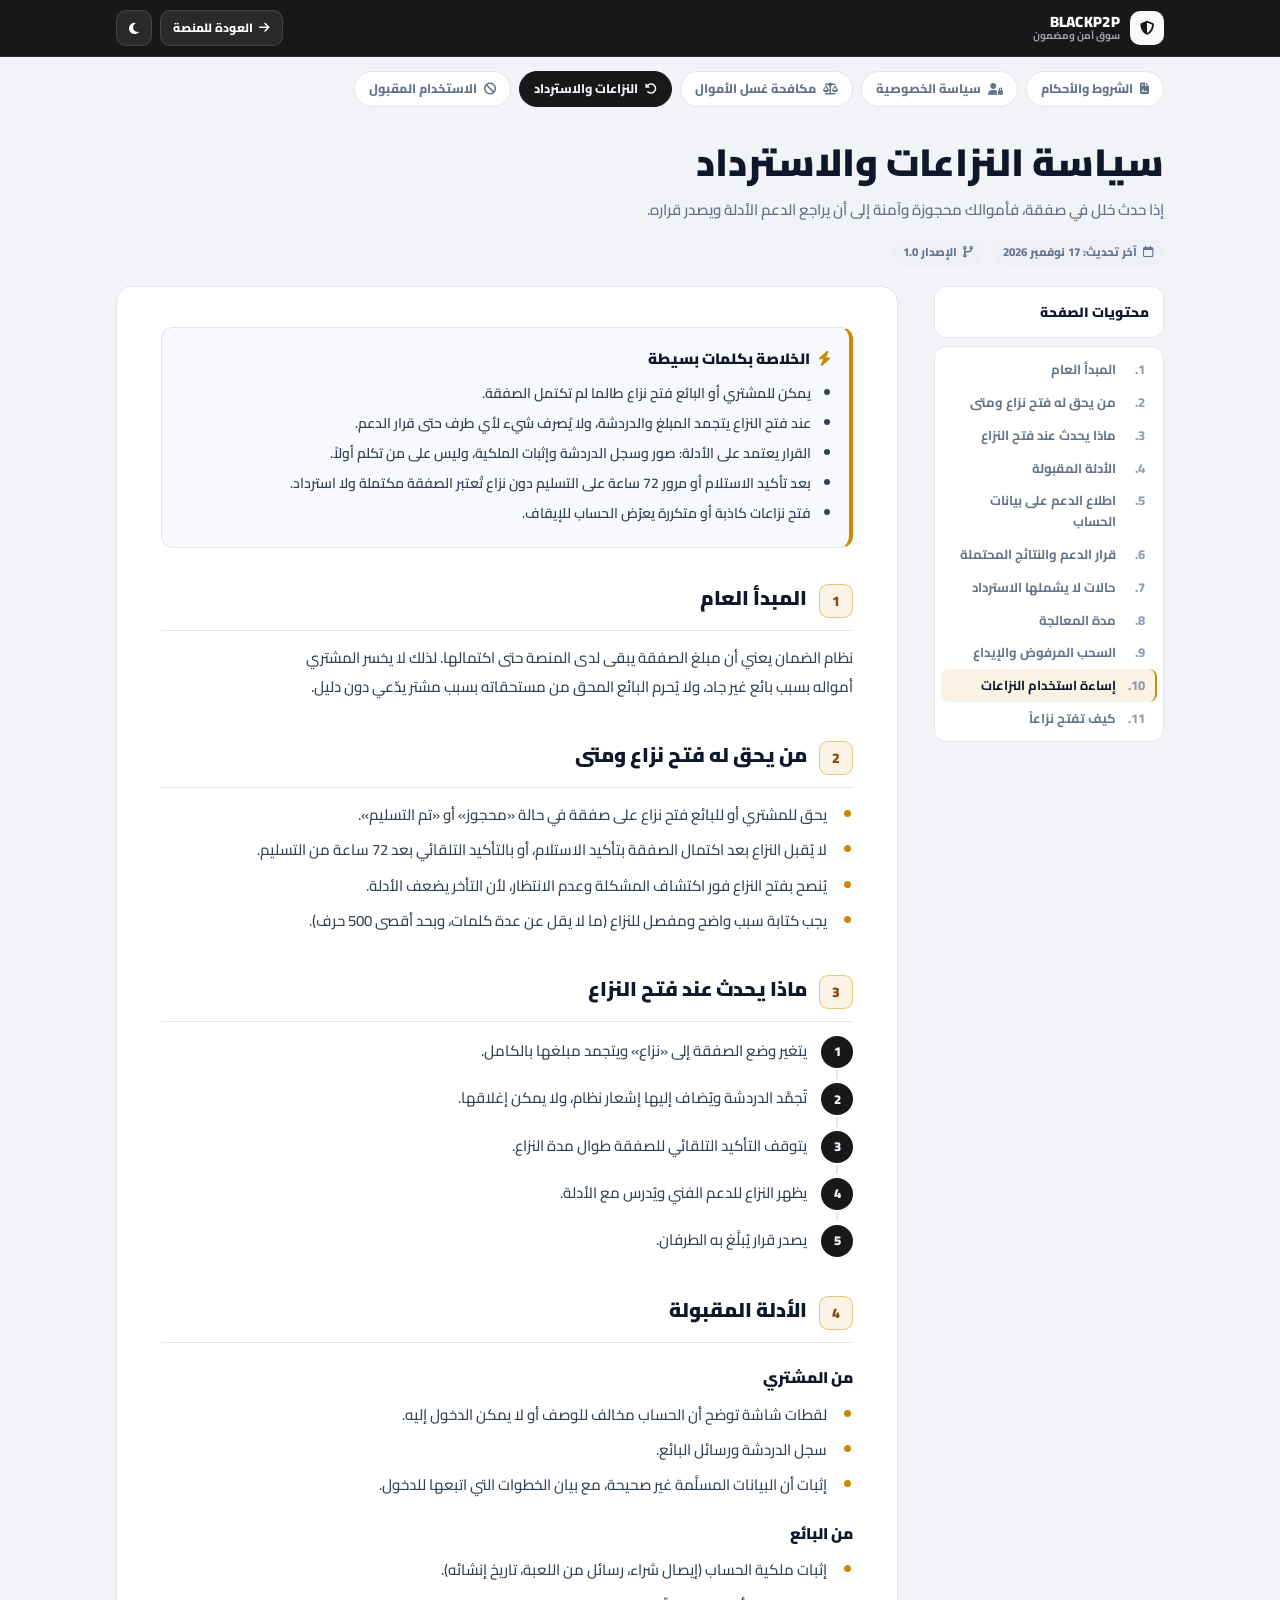
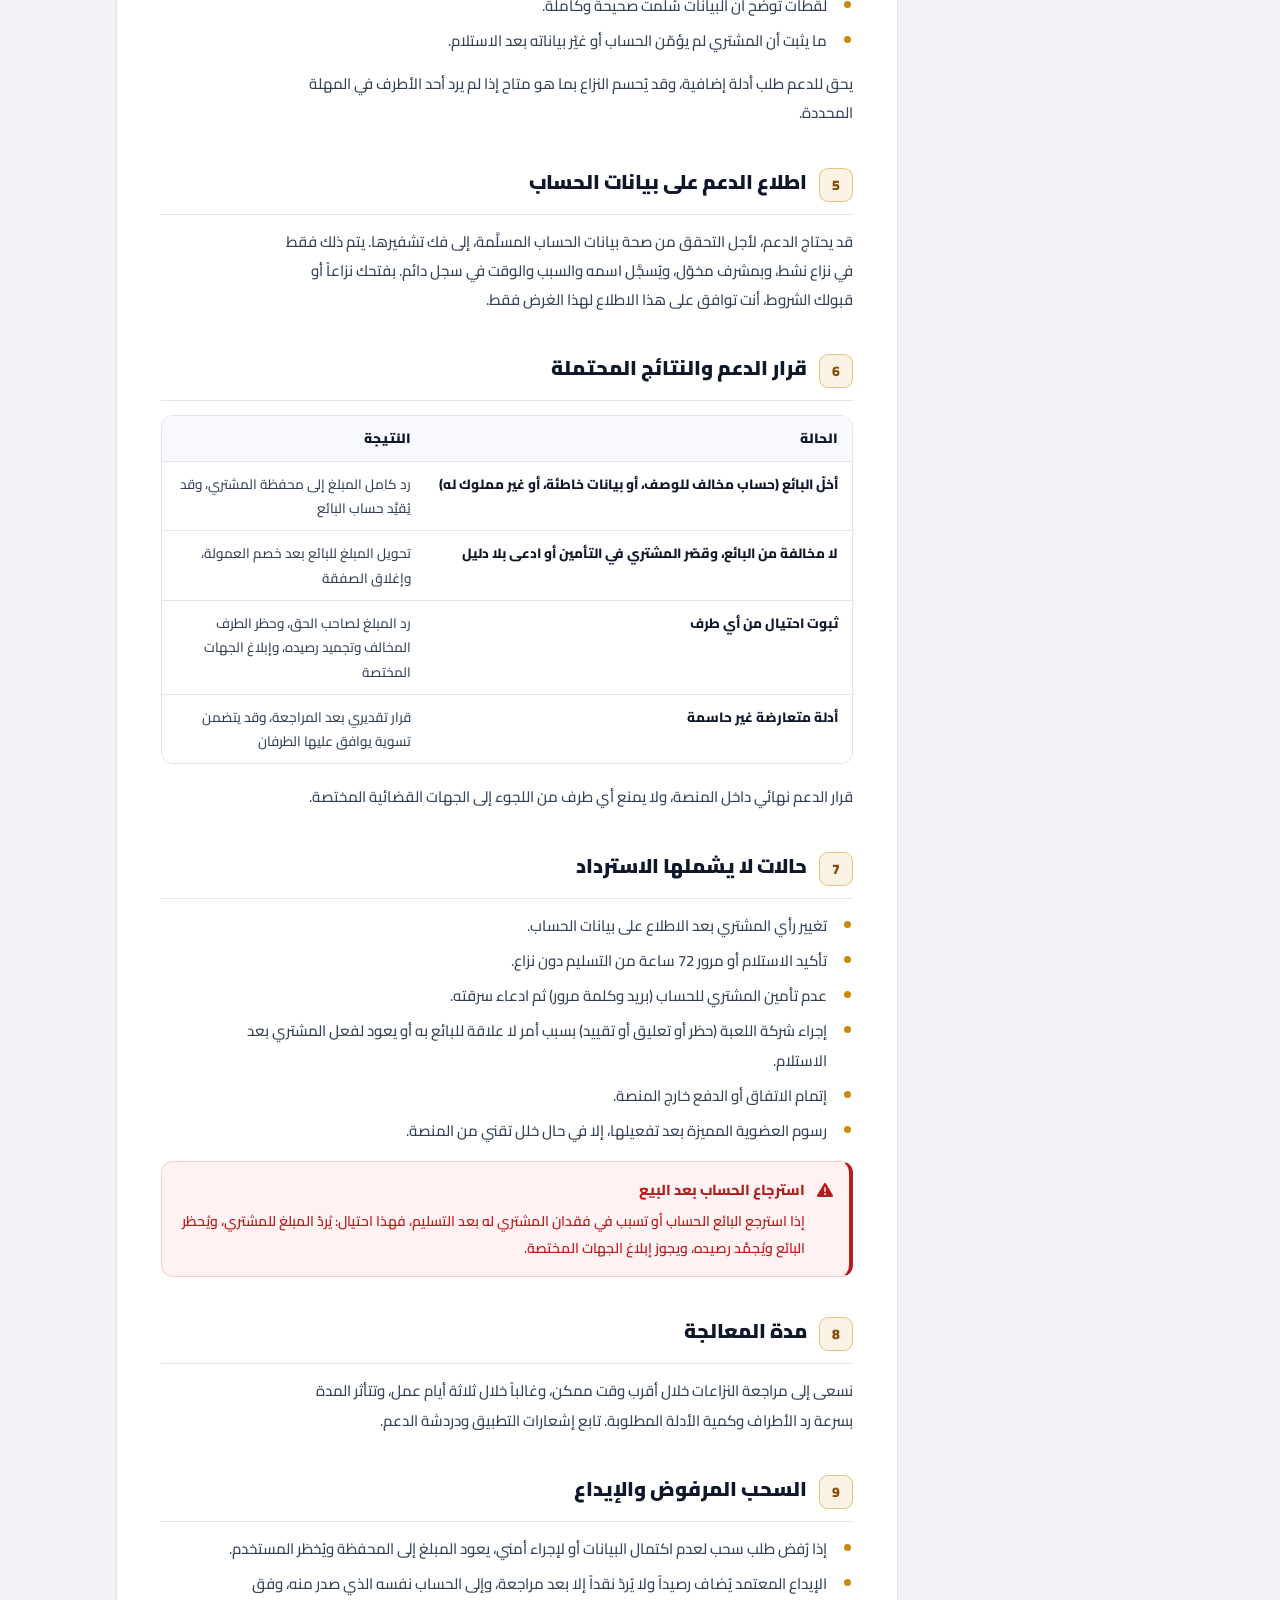
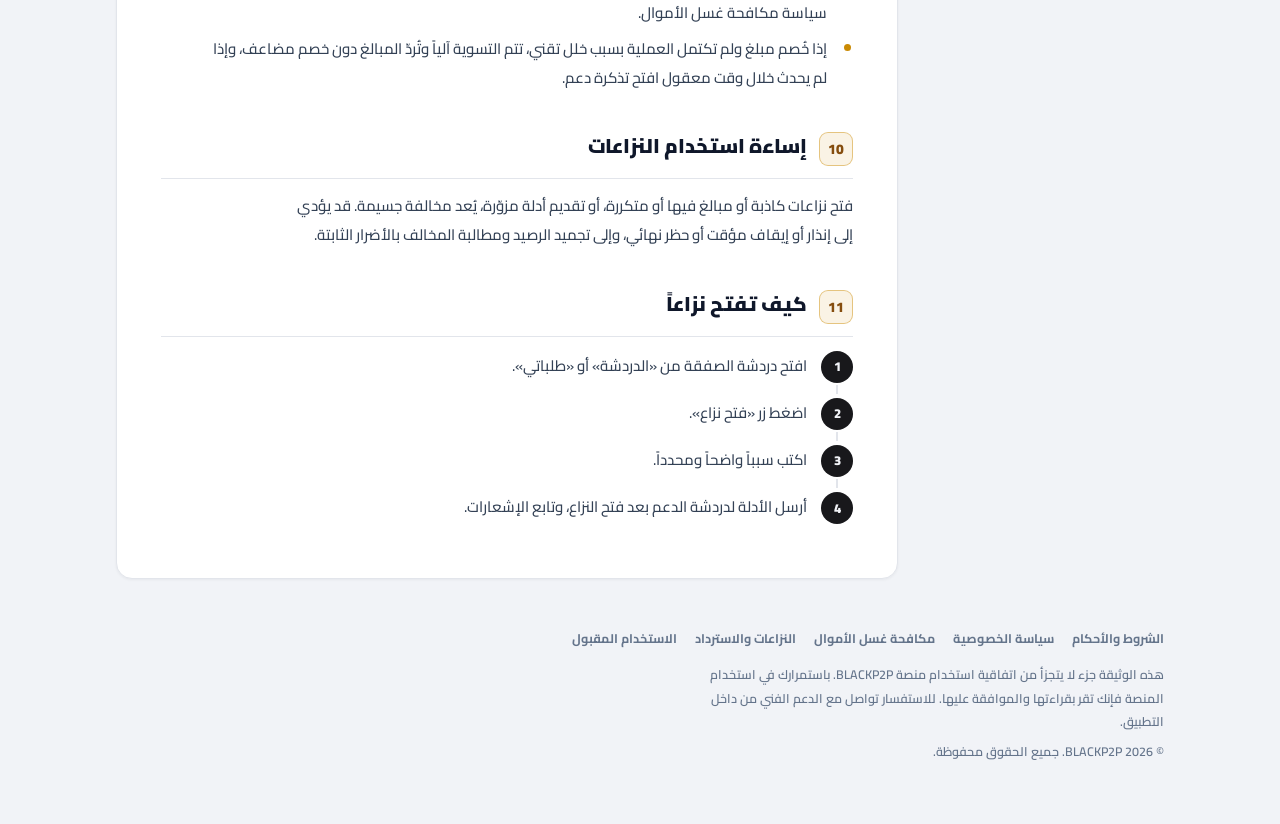
<file: refunds.html>
<!DOCTYPE html>
<html lang="ar" dir="rtl">
<head>
<meta charset="utf-8">
<meta name="viewport" content="width=device-width,initial-scale=1">
<title>سياسة النزاعات والاسترداد - BLACKP2P</title>
<meta name="description" content="كيف تُفتح النزاعات وتُحسم وتُسترد الأموال على منصة BLACKP2P.">
<meta name="theme-color" content="#18181b">
<script>try{var t=localStorage.getItem('theme');if(t==='dark'||(!t&&matchMedia('(prefers-color-scheme: dark)').matches))document.documentElement.classList.add('dark')}catch(e){}</script>
<link rel="preconnect" href="https://fonts.googleapis.com">
<link href="https://fonts.googleapis.com/css2?family=Cairo:wght@400;500;600;700;800;900&display=swap" rel="stylesheet">
<link rel="stylesheet" href="https://cdnjs.cloudflare.com/ajax/libs/font-awesome/6.5.1/css/all.min.css">
<link rel="stylesheet" href="legal.css">
</head>
<body>
<header class="bar"><div class="bar-in">
  <a class="brand" href="index.html"><span class="brand-mark"><i class="fa-solid fa-shield-halved"></i></span><span><b>BLACKP2P</b><small>سوق آمن ومضمون</small></span></a>
  <div class="bar-actions">
    <a class="bar-link" href="index.html"><i class="fa-solid fa-arrow-right"></i>العودة للمنصة</a>
    <button class="bar-btn" id="theme-btn" aria-label="تبديل الوضع"><i class="fa-solid fa-moon"></i></button>
  </div>
</div></header>

<nav class="docs" aria-label="المستندات القانونية"><div class="docs-row"><a class="doc-chip" href="terms.html"><i class="fa-solid fa-file-contract"></i>الشروط والأحكام</a><a class="doc-chip" href="privacy.html"><i class="fa-solid fa-user-lock"></i>سياسة الخصوصية</a><a class="doc-chip" href="aml.html"><i class="fa-solid fa-scale-balanced"></i>مكافحة غسل الأموال</a><a class="doc-chip" href="refunds.html" aria-current="page"><i class="fa-solid fa-rotate-left"></i>النزاعات والاسترداد</a><a class="doc-chip" href="acceptable-use.html"><i class="fa-solid fa-ban"></i>الاستخدام المقبول</a></div></nav>

<div class="head">
  <h1>سياسة النزاعات والاسترداد</h1>
  <p class="lead">إذا حدث خلل في صفقة، فأموالك محجوزة وآمنة إلى أن يراجع الدعم الأدلة ويصدر قراره.</p>
  <div class="meta">
    <span class="pill"><i class="fa-regular fa-calendar"></i> آخر تحديث: 17 نوفمبر 2026</span>
    <span class="pill"><i class="fa-solid fa-code-branch"></i> الإصدار 1.0</span>
  </div>
</div>

<div class="wrap">
  <details class="toc" id="toc"><summary><span><i class="fa-solid fa-list-ul" style="margin-inline-end:8px;color:var(--gold)"></i>محتويات الصفحة</span><i class="fa-solid fa-chevron-down"></i></summary><ol><li><a href="#s1">المبدأ العام</a></li><li><a href="#s2">من يحق له فتح نزاع ومتى</a></li><li><a href="#s3">ماذا يحدث عند فتح النزاع</a></li><li><a href="#s4">الأدلة المقبولة</a></li><li><a href="#s5">اطلاع الدعم على بيانات الحساب</a></li><li><a href="#s6">قرار الدعم والنتائج المحتملة</a></li><li><a href="#s7">حالات لا يشملها الاسترداد</a></li><li><a href="#s8">مدة المعالجة</a></li><li><a href="#s9">السحب المرفوض والإيداع</a></li><li><a href="#s10">إساءة استخدام النزاعات</a></li><li><a href="#s11">كيف تفتح نزاعاً</a></li></ol></details>
  <main class="paper">
    <div class="summary"><h2><i class="fa-solid fa-bolt"></i>الخلاصة بكلمات بسيطة</h2><ul><li>يمكن للمشتري أو البائع فتح نزاع طالما لم تكتمل الصفقة.</li><li>عند فتح النزاع يتجمد المبلغ والدردشة، ولا يُصرف شيء لأي طرف حتى قرار الدعم.</li><li>القرار يعتمد على الأدلة: صور وسجل الدردشة وإثبات الملكية، وليس على من تكلم أولاً.</li><li>بعد تأكيد الاستلام أو مرور 72 ساعة على التسليم دون نزاع تُعتبر الصفقة مكتملة ولا استرداد.</li><li>فتح نزاعات كاذبة أو متكررة يعرّض الحساب للإيقاف.</li></ul></div>
    <section class="s" id="s1"><h2>المبدأ العام</h2><p>نظام الضمان يعني أن مبلغ الصفقة يبقى لدى المنصة حتى اكتمالها. لذلك لا يخسر المشتري أمواله بسبب بائع غير جاد، ولا يُحرم البائع المحق من مستحقاته بسبب مشتر يدّعي دون دليل.</p></section><section class="s" id="s2"><h2>من يحق له فتح نزاع ومتى</h2><ul><li>يحق للمشتري أو للبائع فتح نزاع على صفقة في حالة «محجوز» أو «تم التسليم».</li><li>لا يُقبل النزاع بعد اكتمال الصفقة بتأكيد الاستلام، أو بالتأكيد التلقائي بعد 72 ساعة من التسليم.</li><li>يُنصح بفتح النزاع فور اكتشاف المشكلة وعدم الانتظار، لأن التأخر يضعف الأدلة.</li><li>يجب كتابة سبب واضح ومفصل للنزاع (ما لا يقل عن عدة كلمات، وبحد أقصى 500 حرف).</li></ul></section><section class="s" id="s3"><h2>ماذا يحدث عند فتح النزاع</h2><ol class="steps"><li>يتغير وضع الصفقة إلى «نزاع» ويتجمد مبلغها بالكامل.</li><li>تُجمَّد الدردشة ويُضاف إليها إشعار نظام، ولا يمكن إغلاقها.</li><li>يتوقف التأكيد التلقائي للصفقة طوال مدة النزاع.</li><li>يظهر النزاع للدعم الفني ويُدرس مع الأدلة.</li><li>يصدر قرار يُبلَّغ به الطرفان.</li></ol></section><section class="s" id="s4"><h2>الأدلة المقبولة</h2><h3>من المشتري</h3><ul><li>لقطات شاشة توضح أن الحساب مخالف للوصف أو لا يمكن الدخول إليه.</li><li>سجل الدردشة ورسائل البائع.</li><li>إثبات أن البيانات المسلَّمة غير صحيحة، مع بيان الخطوات التي اتبعها للدخول.</li></ul><h3>من البائع</h3><ul><li>إثبات ملكية الحساب (إيصال شراء، رسائل من اللعبة، تاريخ إنشائه).</li><li>لقطات توضح أن البيانات سُلّمت صحيحة وكاملة.</li><li>ما يثبت أن المشتري لم يؤمّن الحساب أو غيّر بياناته بعد الاستلام.</li></ul><p>يحق للدعم طلب أدلة إضافية، وقد يُحسم النزاع بما هو متاح إذا لم يرد أحد الأطرف في المهلة المحددة.</p></section><section class="s" id="s5"><h2>اطلاع الدعم على بيانات الحساب</h2><p>قد يحتاج الدعم، لأجل التحقق من صحة بيانات الحساب المسلَّمة، إلى فك تشفيرها. يتم ذلك فقط في نزاع نشط، وبمشرف مخوّل، ويُسجَّل اسمه والسبب والوقت في سجل دائم. بفتحك نزاعاً أو قبولك الشروط، أنت توافق على هذا الاطلاع لهذا الغرض فقط.</p></section><section class="s" id="s6"><h2>قرار الدعم والنتائج المحتملة</h2><div class="tw"><table><thead><tr><th>الحالة</th><th>النتيجة</th></tr></thead><tbody><tr><td>أخلّ البائع (حساب مخالف للوصف، أو بيانات خاطئة، أو غير مملوك له)</td><td>رد كامل المبلغ إلى محفظة المشتري، وقد يُقيَّد حساب البائع</td></tr><tr><td>لا مخالفة من البائع، وقصّر المشتري في التأمين أو ادعى بلا دليل</td><td>تحويل المبلغ للبائع بعد خصم العمولة، وإغلاق الصفقة</td></tr><tr><td>ثبوت احتيال من أي طرف</td><td>رد المبلغ لصاحب الحق، وحظر الطرف المخالف وتجميد رصيده، وإبلاغ الجهات المختصة</td></tr><tr><td>أدلة متعارضة غير حاسمة</td><td>قرار تقديري بعد المراجعة، وقد يتضمن تسوية يوافق عليها الطرفان</td></tr></tbody></table></div><p>قرار الدعم نهائي داخل المنصة، ولا يمنع أي طرف من اللجوء إلى الجهات القضائية المختصة.</p></section><section class="s" id="s7"><h2>حالات لا يشملها الاسترداد</h2><ul><li>تغيير رأي المشتري بعد الاطلاع على بيانات الحساب.</li><li>تأكيد الاستلام أو مرور 72 ساعة من التسليم دون نزاع.</li><li>عدم تأمين المشتري للحساب (بريد وكلمة مرور) ثم ادعاء سرقته.</li><li>إجراء شركة اللعبة (حظر أو تعليق أو تقييد) بسبب أمر لا علاقة للبائع به أو يعود لفعل المشتري بعد الاستلام.</li><li>إتمام الاتفاق أو الدفع خارج المنصة.</li><li>رسوم العضوية المميزة بعد تفعيلها، إلا في حال خلل تقني من المنصة.</li></ul><div class="co warn"><i class="fa-solid fa-triangle-exclamation"></i><div><strong>استرجاع الحساب بعد البيع</strong><p>إذا استرجع البائع الحساب أو تسبب في فقدان المشتري له بعد التسليم، فهذا احتيال: يُردّ المبلغ للمشتري، ويُحظر البائع ويُجمَّد رصيده، ويجوز إبلاغ الجهات المختصة.</p></div></div></section><section class="s" id="s8"><h2>مدة المعالجة</h2><p>نسعى إلى مراجعة النزاعات خلال أقرب وقت ممكن، وغالباً خلال ثلاثة أيام عمل، وتتأثر المدة بسرعة رد الأطراف وكمية الأدلة المطلوبة. تابع إشعارات التطبيق ودردشة الدعم.</p></section><section class="s" id="s9"><h2>السحب المرفوض والإيداع</h2><ul><li>إذا رُفض طلب سحب لعدم اكتمال البيانات أو لإجراء أمني، يعود المبلغ إلى المحفظة ويُخطَر المستخدم.</li><li>الإيداع المعتمد يُضاف رصيداً ولا يُردّ نقداً إلا بعد مراجعة، وإلى الحساب نفسه الذي صدر منه، وفق سياسة مكافحة غسل الأموال.</li><li>إذا خُصم مبلغ ولم تكتمل العملية بسبب خلل تقني، تتم التسوية آلياً وتُردّ المبالغ دون خصم مضاعف، وإذا لم يحدث خلال وقت معقول افتح تذكرة دعم.</li></ul></section><section class="s" id="s10"><h2>إساءة استخدام النزاعات</h2><p>فتح نزاعات كاذبة أو مبالغ فيها أو متكررة، أو تقديم أدلة مزوّرة، يُعد مخالفة جسيمة. قد يؤدي إلى إنذار أو إيقاف مؤقت أو حظر نهائي، وإلى تجميد الرصيد ومطالبة المخالف بالأضرار الثابتة.</p></section><section class="s" id="s11"><h2>كيف تفتح نزاعاً</h2><ol class="steps"><li>افتح دردشة الصفقة من «الدردشة» أو «طلباتي».</li><li>اضغط زر «فتح نزاع».</li><li>اكتب سبباً واضحاً ومحدداً.</li><li>أرسل الأدلة لدردشة الدعم بعد فتح النزاع، وتابع الإشعارات.</li></ol></section>
  </main>
</div>

<footer class="foot">
  <div class="foot-links"><a href="terms.html">الشروط والأحكام</a><a href="privacy.html">سياسة الخصوصية</a><a href="aml.html">مكافحة غسل الأموال</a><a href="refunds.html">النزاعات والاسترداد</a><a href="acceptable-use.html">الاستخدام المقبول</a></div>
  <p>هذه الوثيقة جزء لا يتجزأ من اتفاقية استخدام منصة BLACKP2P. باستمرارك في استخدام المنصة فإنك تقر بقراءتها والموافقة عليها. للاستفسار تواصل مع الدعم الفني من داخل التطبيق.</p>
  <p style="margin-top:6px">© <span id="yr">2026</span> BLACKP2P. جميع الحقوق محفوظة.</p>
</footer>
<script>document.getElementById('yr').textContent=new Date().getFullYear()</script>
<script src="legal.js"></script>
</body>
</html>
</file>
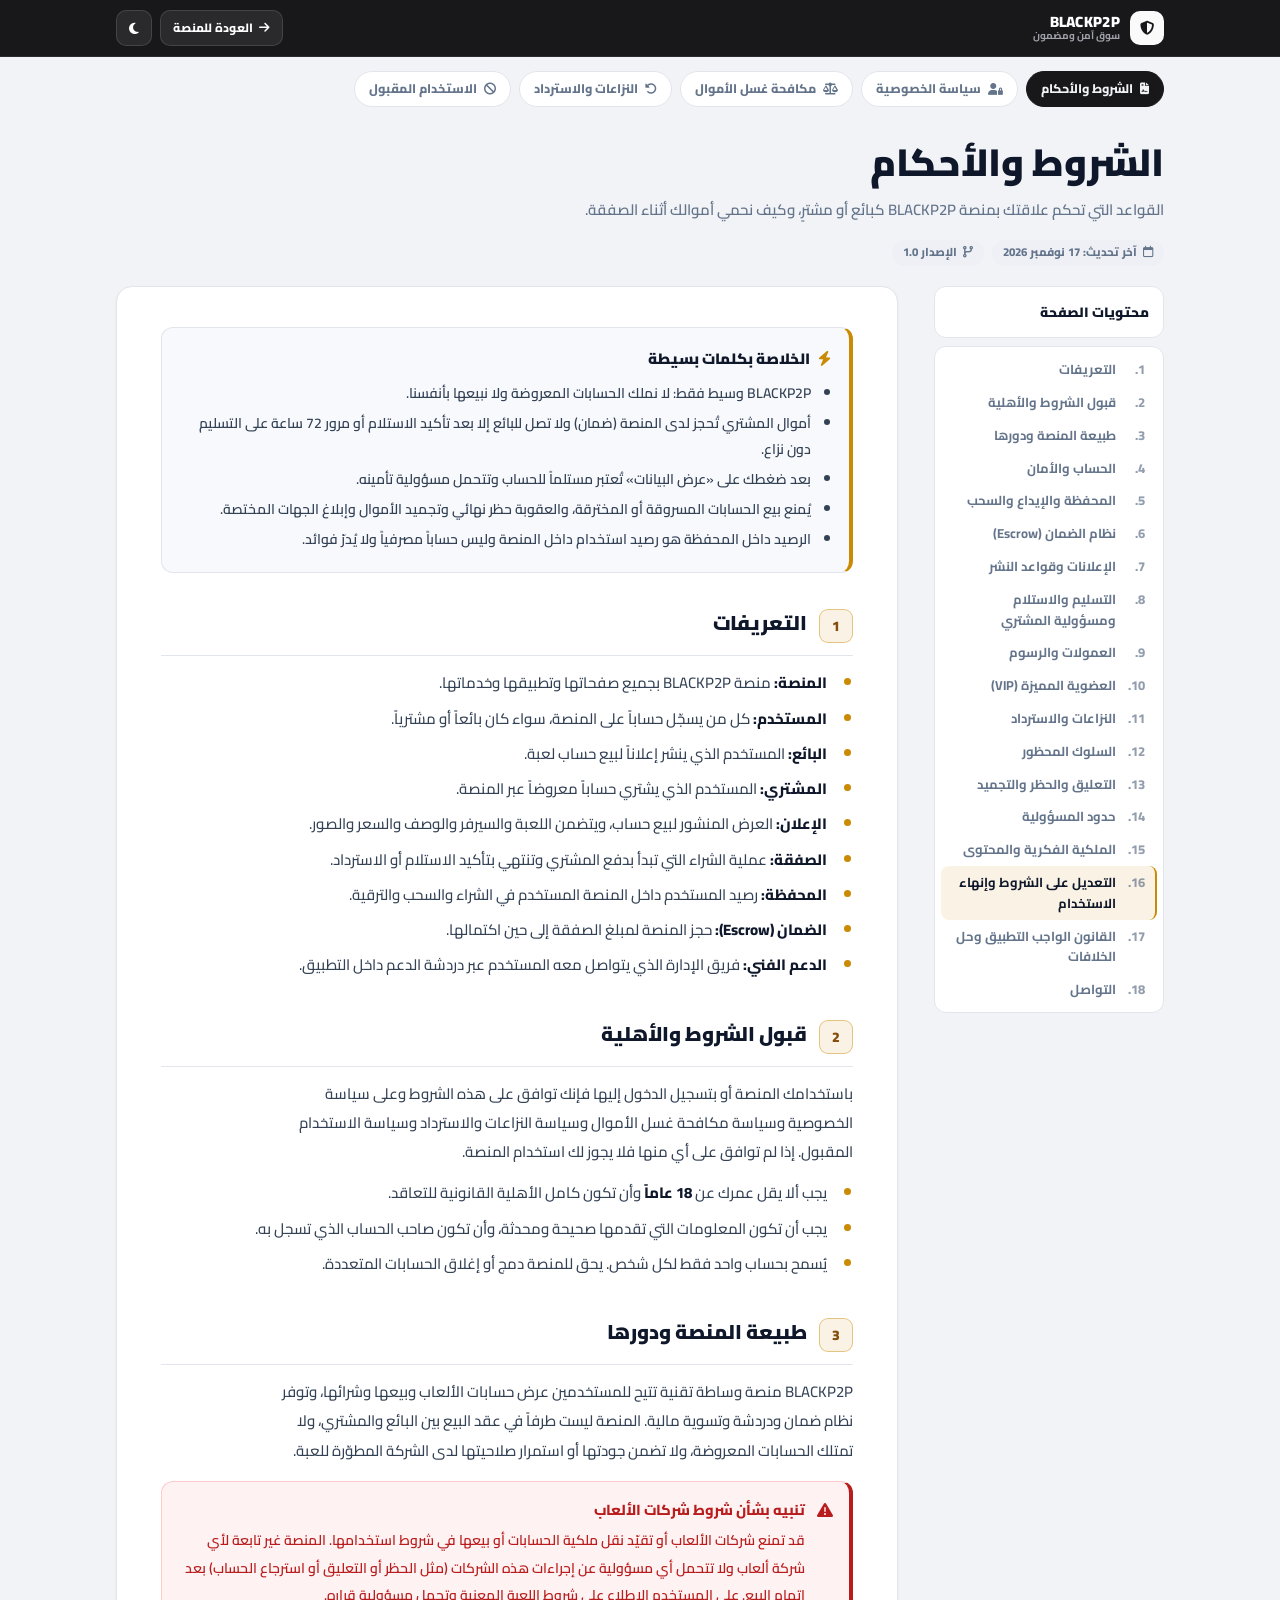
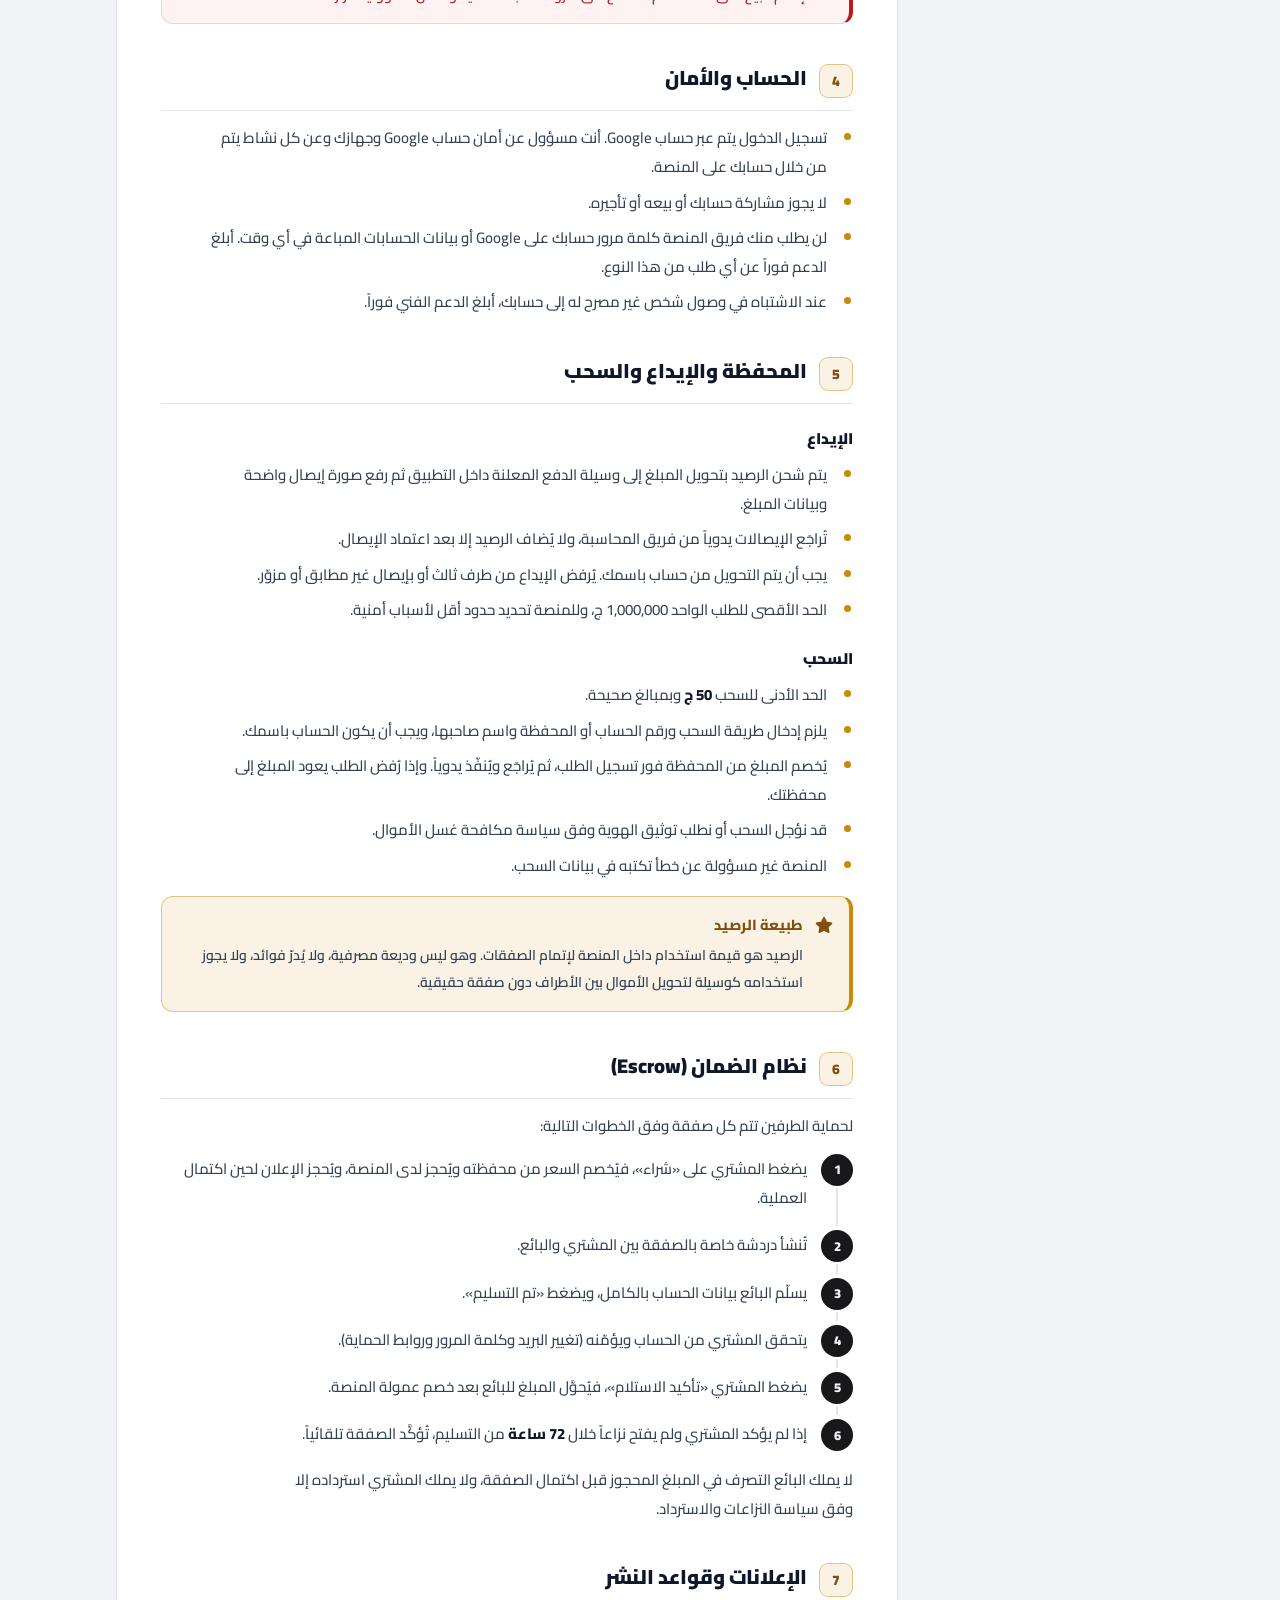
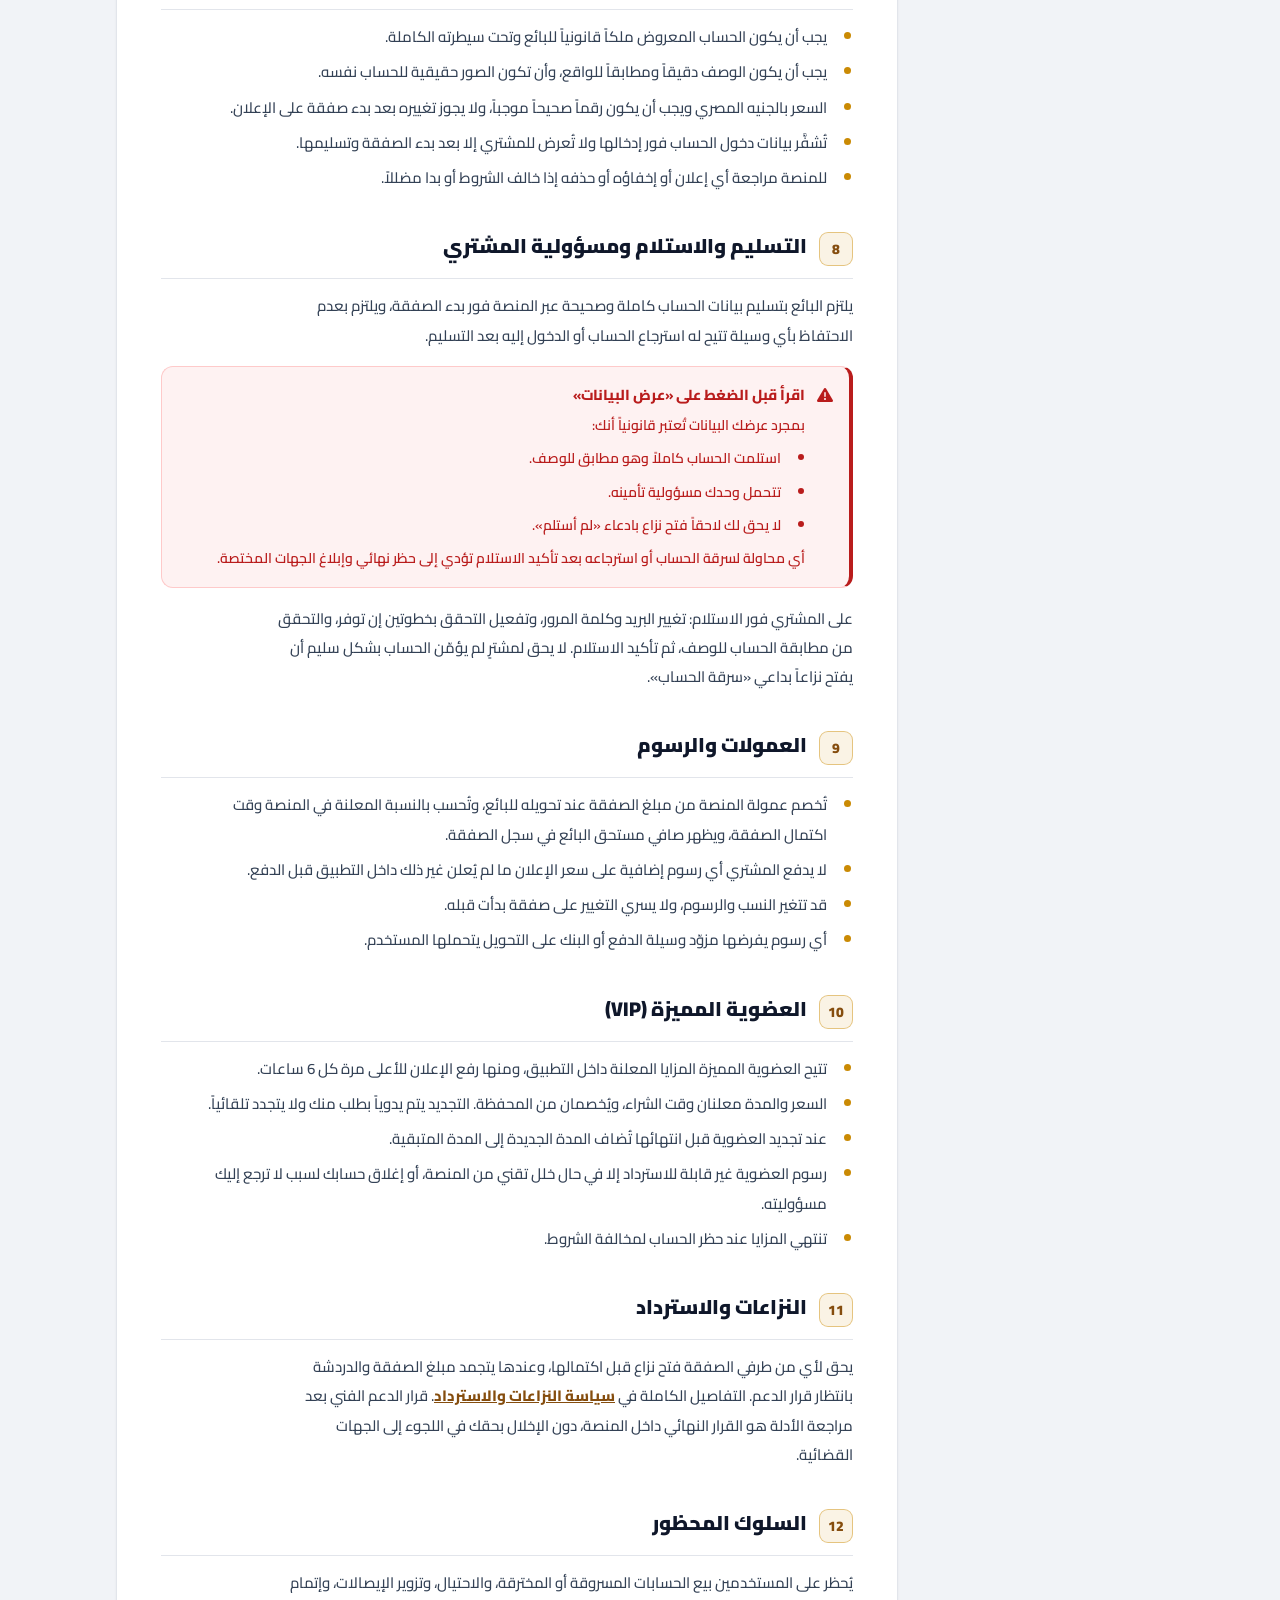
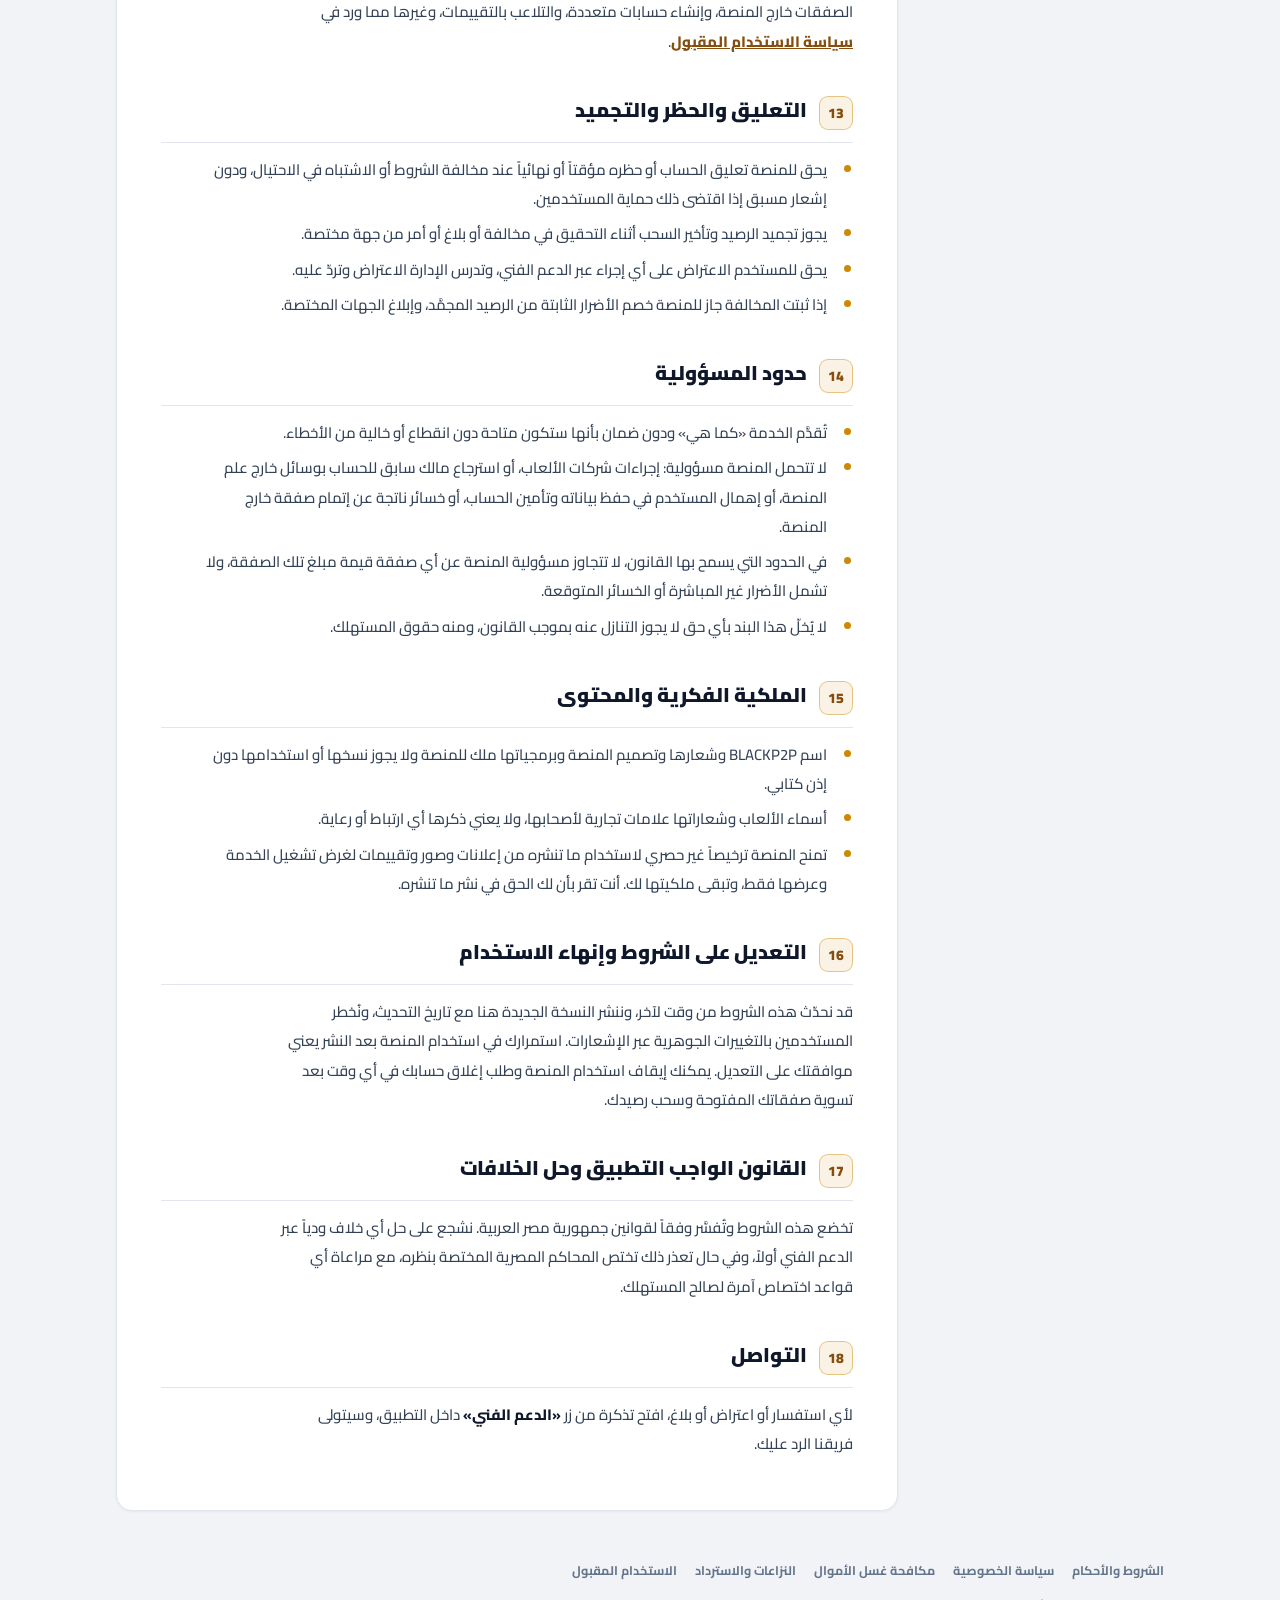
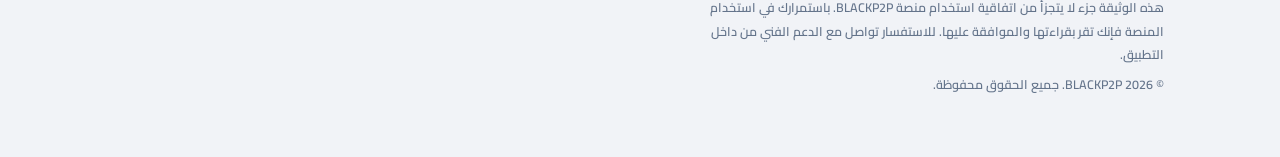
<file: terms.html>
<!DOCTYPE html>
<html lang="ar" dir="rtl">
<head>
<meta charset="utf-8">
<meta name="viewport" content="width=device-width,initial-scale=1">
<title>الشروط والأحكام - BLACKP2P</title>
<meta name="description" content="الشروط والأحكام الحاكمة لاستخدام منصة BLACKP2P لوساطة بيع وشراء الحسابات.">
<meta name="theme-color" content="#18181b">
<script>try{var t=localStorage.getItem('theme');if(t==='dark'||(!t&&matchMedia('(prefers-color-scheme: dark)').matches))document.documentElement.classList.add('dark')}catch(e){}</script>
<link rel="preconnect" href="https://fonts.googleapis.com">
<link href="https://fonts.googleapis.com/css2?family=Cairo:wght@400;500;600;700;800;900&display=swap" rel="stylesheet">
<link rel="stylesheet" href="https://cdnjs.cloudflare.com/ajax/libs/font-awesome/6.5.1/css/all.min.css">
<link rel="stylesheet" href="legal.css">
</head>
<body>
<header class="bar"><div class="bar-in">
  <a class="brand" href="index.html"><span class="brand-mark"><i class="fa-solid fa-shield-halved"></i></span><span><b>BLACKP2P</b><small>سوق آمن ومضمون</small></span></a>
  <div class="bar-actions">
    <a class="bar-link" href="index.html"><i class="fa-solid fa-arrow-right"></i>العودة للمنصة</a>
    <button class="bar-btn" id="theme-btn" aria-label="تبديل الوضع"><i class="fa-solid fa-moon"></i></button>
  </div>
</div></header>

<nav class="docs" aria-label="المستندات القانونية"><div class="docs-row"><a class="doc-chip" href="terms.html" aria-current="page"><i class="fa-solid fa-file-contract"></i>الشروط والأحكام</a><a class="doc-chip" href="privacy.html"><i class="fa-solid fa-user-lock"></i>سياسة الخصوصية</a><a class="doc-chip" href="aml.html"><i class="fa-solid fa-scale-balanced"></i>مكافحة غسل الأموال</a><a class="doc-chip" href="refunds.html"><i class="fa-solid fa-rotate-left"></i>النزاعات والاسترداد</a><a class="doc-chip" href="acceptable-use.html"><i class="fa-solid fa-ban"></i>الاستخدام المقبول</a></div></nav>

<div class="head">
  <h1>الشروط والأحكام</h1>
  <p class="lead">القواعد التي تحكم علاقتك بمنصة BLACKP2P كبائع أو مشترٍ، وكيف نحمي أموالك أثناء الصفقة.</p>
  <div class="meta">
    <span class="pill"><i class="fa-regular fa-calendar"></i> آخر تحديث: 17 نوفمبر 2026</span>
    <span class="pill"><i class="fa-solid fa-code-branch"></i> الإصدار 1.0</span>
  </div>
</div>

<div class="wrap">
  <details class="toc" id="toc"><summary><span><i class="fa-solid fa-list-ul" style="margin-inline-end:8px;color:var(--gold)"></i>محتويات الصفحة</span><i class="fa-solid fa-chevron-down"></i></summary><ol><li><a href="#s1">التعريفات</a></li><li><a href="#s2">قبول الشروط والأهلية</a></li><li><a href="#s3">طبيعة المنصة ودورها</a></li><li><a href="#s4">الحساب والأمان</a></li><li><a href="#s5">المحفظة والإيداع والسحب</a></li><li><a href="#s6">نظام الضمان (Escrow)</a></li><li><a href="#s7">الإعلانات وقواعد النشر</a></li><li><a href="#s8">التسليم والاستلام ومسؤولية المشتري</a></li><li><a href="#s9">العمولات والرسوم</a></li><li><a href="#s10">العضوية المميزة (VIP)</a></li><li><a href="#s11">النزاعات والاسترداد</a></li><li><a href="#s12">السلوك المحظور</a></li><li><a href="#s13">التعليق والحظر والتجميد</a></li><li><a href="#s14">حدود المسؤولية</a></li><li><a href="#s15">الملكية الفكرية والمحتوى</a></li><li><a href="#s16">التعديل على الشروط وإنهاء الاستخدام</a></li><li><a href="#s17">القانون الواجب التطبيق وحل الخلافات</a></li><li><a href="#s18">التواصل</a></li></ol></details>
  <main class="paper">
    <div class="summary"><h2><i class="fa-solid fa-bolt"></i>الخلاصة بكلمات بسيطة</h2><ul><li>BLACKP2P وسيط فقط: لا نملك الحسابات المعروضة ولا نبيعها بأنفسنا.</li><li>أموال المشتري تُحجز لدى المنصة (ضمان) ولا تصل للبائع إلا بعد تأكيد الاستلام أو مرور 72 ساعة على التسليم دون نزاع.</li><li>بعد ضغطك على «عرض البيانات» تُعتبر مستلماً للحساب وتتحمل مسؤولية تأمينه.</li><li>يُمنع بيع الحسابات المسروقة أو المخترقة، والعقوبة حظر نهائي وتجميد الأموال وإبلاغ الجهات المختصة.</li><li>الرصيد داخل المحفظة هو رصيد استخدام داخل المنصة وليس حساباً مصرفياً ولا يُدرّ فوائد.</li></ul></div>
    <section class="s" id="s1"><h2>التعريفات</h2><ul><li><b>المنصة:</b> منصة BLACKP2P بجميع صفحاتها وتطبيقها وخدماتها.</li><li><b>المستخدم:</b> كل من يسجّل حساباً على المنصة، سواء كان بائعاً أو مشترياً.</li><li><b>البائع:</b> المستخدم الذي ينشر إعلاناً لبيع حساب لعبة.</li><li><b>المشتري:</b> المستخدم الذي يشتري حساباً معروضاً عبر المنصة.</li><li><b>الإعلان:</b> العرض المنشور لبيع حساب، ويتضمن اللعبة والسيرفر والوصف والسعر والصور.</li><li><b>الصفقة:</b> عملية الشراء التي تبدأ بدفع المشتري وتنتهي بتأكيد الاستلام أو الاسترداد.</li><li><b>المحفظة:</b> رصيد المستخدم داخل المنصة المستخدم في الشراء والسحب والترقية.</li><li><b>الضمان (Escrow):</b> حجز المنصة لمبلغ الصفقة إلى حين اكتمالها.</li><li><b>الدعم الفني:</b> فريق الإدارة الذي يتواصل معه المستخدم عبر دردشة الدعم داخل التطبيق.</li></ul></section><section class="s" id="s2"><h2>قبول الشروط والأهلية</h2><p>باستخدامك المنصة أو بتسجيل الدخول إليها فإنك توافق على هذه الشروط وعلى سياسة الخصوصية وسياسة مكافحة غسل الأموال وسياسة النزاعات والاسترداد وسياسة الاستخدام المقبول. إذا لم توافق على أي منها فلا يجوز لك استخدام المنصة.</p><ul><li>يجب ألا يقل عمرك عن <b>18 عاماً</b> وأن تكون كامل الأهلية القانونية للتعاقد.</li><li>يجب أن تكون المعلومات التي تقدمها صحيحة ومحدثة، وأن تكون صاحب الحساب الذي تسجل به.</li><li>يُسمح بحساب واحد فقط لكل شخص. يحق للمنصة دمج أو إغلاق الحسابات المتعددة.</li></ul></section><section class="s" id="s3"><h2>طبيعة المنصة ودورها</h2><p>BLACKP2P منصة وساطة تقنية تتيح للمستخدمين عرض حسابات الألعاب وبيعها وشرائها، وتوفر نظام ضمان ودردشة وتسوية مالية. المنصة ليست طرفاً في عقد البيع بين البائع والمشتري، ولا تمتلك الحسابات المعروضة، ولا تضمن جودتها أو استمرار صلاحيتها لدى الشركة المطوّرة للعبة.</p><div class="co warn"><i class="fa-solid fa-triangle-exclamation"></i><div><strong>تنبيه بشأن شروط شركات الألعاب</strong><p>قد تمنع شركات الألعاب أو تقيّد نقل ملكية الحسابات أو بيعها في شروط استخدامها. المنصة غير تابعة لأي شركة ألعاب ولا تتحمل أي مسؤولية عن إجراءات هذه الشركات (مثل الحظر أو التعليق أو استرجاع الحساب) بعد إتمام البيع. على المستخدم الاطلاع على شروط اللعبة المعنية وتحمل مسؤولية قراره.</p></div></div></section><section class="s" id="s4"><h2>الحساب والأمان</h2><ul><li>تسجيل الدخول يتم عبر حساب Google. أنت مسؤول عن أمان حساب Google وجهازك وعن كل نشاط يتم من خلال حسابك على المنصة.</li><li>لا يجوز مشاركة حسابك أو بيعه أو تأجيره.</li><li>لن يطلب منك فريق المنصة كلمة مرور حسابك على Google أو بيانات الحسابات المباعة في أي وقت. أبلغ الدعم فوراً عن أي طلب من هذا النوع.</li><li>عند الاشتباه في وصول شخص غير مصرح له إلى حسابك، أبلغ الدعم الفني فوراً.</li></ul></section><section class="s" id="s5"><h2>المحفظة والإيداع والسحب</h2><h3>الإيداع</h3><ul><li>يتم شحن الرصيد بتحويل المبلغ إلى وسيلة الدفع المعلنة داخل التطبيق ثم رفع صورة إيصال واضحة وبيانات المبلغ.</li><li>تُراجَع الإيصالات يدوياً من فريق المحاسبة، ولا يُضاف الرصيد إلا بعد اعتماد الإيصال.</li><li>يجب أن يتم التحويل من حساب باسمك. يُرفض الإيداع من طرف ثالث أو بإيصال غير مطابق أو مزوّر.</li><li>الحد الأقصى للطلب الواحد 1,000,000 ج، وللمنصة تحديد حدود أقل لأسباب أمنية.</li></ul><h3>السحب</h3><ul><li>الحد الأدنى للسحب <b>50 ج</b> وبمبالغ صحيحة.</li><li>يلزم إدخال طريقة السحب ورقم الحساب أو المحفظة واسم صاحبها، ويجب أن يكون الحساب باسمك.</li><li>يُخصم المبلغ من المحفظة فور تسجيل الطلب، ثم يُراجَع ويُنفّذ يدوياً. وإذا رُفض الطلب يعود المبلغ إلى محفظتك.</li><li>قد نؤجل السحب أو نطلب توثيق الهوية وفق سياسة مكافحة غسل الأموال.</li><li>المنصة غير مسؤولة عن خطأ تكتبه في بيانات السحب.</li></ul><div class="co key"><i class="fa-solid fa-star"></i><div><strong>طبيعة الرصيد</strong><p>الرصيد هو قيمة استخدام داخل المنصة لإتمام الصفقات. وهو ليس وديعة مصرفية، ولا يُدرّ فوائد، ولا يجوز استخدامه كوسيلة لتحويل الأموال بين الأطراف دون صفقة حقيقية.</p></div></div></section><section class="s" id="s6"><h2>نظام الضمان (Escrow)</h2><p>لحماية الطرفين تتم كل صفقة وفق الخطوات التالية:</p><ol class="steps"><li>يضغط المشتري على «شراء»، فيُخصم السعر من محفظته ويُحجز لدى المنصة، ويُحجز الإعلان لحين اكتمال العملية.</li><li>تُنشأ دردشة خاصة بالصفقة بين المشتري والبائع.</li><li>يسلّم البائع بيانات الحساب بالكامل، ويضغط «تم التسليم».</li><li>يتحقق المشتري من الحساب ويؤمّنه (تغيير البريد وكلمة المرور وروابط الحماية).</li><li>يضغط المشتري «تأكيد الاستلام»، فيُحوَّل المبلغ للبائع بعد خصم عمولة المنصة.</li><li>إذا لم يؤكد المشتري ولم يفتح نزاعاً خلال <b>72 ساعة</b> من التسليم، تُؤكَّد الصفقة تلقائياً.</li></ol><p>لا يملك البائع التصرف في المبلغ المحجوز قبل اكتمال الصفقة، ولا يملك المشتري استرداده إلا وفق سياسة النزاعات والاسترداد.</p></section><section class="s" id="s7"><h2>الإعلانات وقواعد النشر</h2><ul><li>يجب أن يكون الحساب المعروض ملكاً قانونياً للبائع وتحت سيطرته الكاملة.</li><li>يجب أن يكون الوصف دقيقاً ومطابقاً للواقع، وأن تكون الصور حقيقية للحساب نفسه.</li><li>السعر بالجنيه المصري ويجب أن يكون رقماً صحيحاً موجباً، ولا يجوز تغييره بعد بدء صفقة على الإعلان.</li><li>تُشفَّر بيانات دخول الحساب فور إدخالها ولا تُعرض للمشتري إلا بعد بدء الصفقة وتسليمها.</li><li>للمنصة مراجعة أي إعلان أو إخفاؤه أو حذفه إذا خالف الشروط أو بدا مضللاً.</li></ul></section><section class="s" id="s8"><h2>التسليم والاستلام ومسؤولية المشتري</h2><p>يلتزم البائع بتسليم بيانات الحساب كاملة وصحيحة عبر المنصة فور بدء الصفقة، ويلتزم بعدم الاحتفاظ بأي وسيلة تتيح له استرجاع الحساب أو الدخول إليه بعد التسليم.</p><div class="co warn"><i class="fa-solid fa-triangle-exclamation"></i><div><strong>اقرأ قبل الضغط على «عرض البيانات»</strong><p>بمجرد عرضك البيانات تُعتبر قانونياً أنك:</p><ul><li>استلمت الحساب كاملاً وهو مطابق للوصف.</li><li>تتحمل وحدك مسؤولية تأمينه.</li><li>لا يحق لك لاحقاً فتح نزاع بادعاء «لم أستلم».</li></ul><p>أي محاولة لسرقة الحساب أو استرجاعه بعد تأكيد الاستلام تؤدي إلى حظر نهائي وإبلاغ الجهات المختصة.</p></div></div><p>على المشتري فور الاستلام: تغيير البريد وكلمة المرور، وتفعيل التحقق بخطوتين إن توفر، والتحقق من مطابقة الحساب للوصف، ثم تأكيد الاستلام. لا يحق لمشترٍ لم يؤمّن الحساب بشكل سليم أن يفتح نزاعاً بداعي «سرقة الحساب».</p></section><section class="s" id="s9"><h2>العمولات والرسوم</h2><ul><li>تُخصم عمولة المنصة من مبلغ الصفقة عند تحويله للبائع، وتُحسب بالنسبة المعلنة في المنصة وقت اكتمال الصفقة، ويظهر صافي مستحق البائع في سجل الصفقة.</li><li>لا يدفع المشتري أي رسوم إضافية على سعر الإعلان ما لم يُعلن غير ذلك داخل التطبيق قبل الدفع.</li><li>قد تتغير النسب والرسوم، ولا يسري التغيير على صفقة بدأت قبله.</li><li>أي رسوم يفرضها مزوّد وسيلة الدفع أو البنك على التحويل يتحملها المستخدم.</li></ul></section><section class="s" id="s10"><h2>العضوية المميزة (VIP)</h2><ul><li>تتيح العضوية المميزة المزايا المعلنة داخل التطبيق، ومنها رفع الإعلان للأعلى مرة كل 6 ساعات.</li><li>السعر والمدة معلنان وقت الشراء، ويُخصمان من المحفظة. التجديد يتم يدوياً بطلب منك ولا يتجدد تلقائياً.</li><li>عند تجديد العضوية قبل انتهائها تُضاف المدة الجديدة إلى المدة المتبقية.</li><li>رسوم العضوية غير قابلة للاسترداد إلا في حال خلل تقني من المنصة، أو إغلاق حسابك لسبب لا ترجع إليك مسؤوليته.</li><li>تنتهي المزايا عند حظر الحساب لمخالفة الشروط.</li></ul></section><section class="s" id="s11"><h2>النزاعات والاسترداد</h2><p>يحق لأي من طرفي الصفقة فتح نزاع قبل اكتمالها، وعندها يتجمد مبلغ الصفقة والدردشة بانتظار قرار الدعم. التفاصيل الكاملة في <a href="refunds.html">سياسة النزاعات والاسترداد</a>. قرار الدعم الفني بعد مراجعة الأدلة هو القرار النهائي داخل المنصة، دون الإخلال بحقك في اللجوء إلى الجهات القضائية.</p></section><section class="s" id="s12"><h2>السلوك المحظور</h2><p>يُحظر على المستخدمين بيع الحسابات المسروقة أو المخترقة، والاحتيال، وتزوير الإيصالات، وإتمام الصفقات خارج المنصة، وإنشاء حسابات متعددة، والتلاعب بالتقييمات، وغيرها مما ورد في <a href="acceptable-use.html">سياسة الاستخدام المقبول</a>.</p></section><section class="s" id="s13"><h2>التعليق والحظر والتجميد</h2><ul><li>يحق للمنصة تعليق الحساب أو حظره مؤقتاً أو نهائياً عند مخالفة الشروط أو الاشتباه في الاحتيال، ودون إشعار مسبق إذا اقتضى ذلك حماية المستخدمين.</li><li>يجوز تجميد الرصيد وتأخير السحب أثناء التحقيق في مخالفة أو بلاغ أو أمر من جهة مختصة.</li><li>يحق للمستخدم الاعتراض على أي إجراء عبر الدعم الفني، وتدرس الإدارة الاعتراض وتردّ عليه.</li><li>إذا ثبتت المخالفة جاز للمنصة خصم الأضرار الثابتة من الرصيد المجمَّد، وإبلاغ الجهات المختصة.</li></ul></section><section class="s" id="s14"><h2>حدود المسؤولية</h2><ul><li>تُقدَّم الخدمة «كما هي» ودون ضمان بأنها ستكون متاحة دون انقطاع أو خالية من الأخطاء.</li><li>لا تتحمل المنصة مسؤولية: إجراءات شركات الألعاب، أو استرجاع مالك سابق للحساب بوسائل خارج علم المنصة، أو إهمال المستخدم في حفظ بياناته وتأمين الحساب، أو خسائر ناتجة عن إتمام صفقة خارج المنصة.</li><li>في الحدود التي يسمح بها القانون، لا تتجاوز مسؤولية المنصة عن أي صفقة قيمة مبلغ تلك الصفقة، ولا تشمل الأضرار غير المباشرة أو الخسائر المتوقعة.</li><li>لا يُخلّ هذا البند بأي حق لا يجوز التنازل عنه بموجب القانون، ومنه حقوق المستهلك.</li></ul></section><section class="s" id="s15"><h2>الملكية الفكرية والمحتوى</h2><ul><li>اسم BLACKP2P وشعارها وتصميم المنصة وبرمجياتها ملك للمنصة ولا يجوز نسخها أو استخدامها دون إذن كتابي.</li><li>أسماء الألعاب وشعاراتها علامات تجارية لأصحابها، ولا يعني ذكرها أي ارتباط أو رعاية.</li><li>تمنح المنصة ترخيصاً غير حصري لاستخدام ما تنشره من إعلانات وصور وتقييمات لغرض تشغيل الخدمة وعرضها فقط، وتبقى ملكيتها لك. أنت تقر بأن لك الحق في نشر ما تنشره.</li></ul></section><section class="s" id="s16"><h2>التعديل على الشروط وإنهاء الاستخدام</h2><p>قد نحدّث هذه الشروط من وقت لآخر، وننشر النسخة الجديدة هنا مع تاريخ التحديث، ونُخطر المستخدمين بالتغييرات الجوهرية عبر الإشعارات. استمرارك في استخدام المنصة بعد النشر يعني موافقتك على التعديل. يمكنك إيقاف استخدام المنصة وطلب إغلاق حسابك في أي وقت بعد تسوية صفقاتك المفتوحة وسحب رصيدك.</p></section><section class="s" id="s17"><h2>القانون الواجب التطبيق وحل الخلافات</h2><p>تخضع هذه الشروط وتُفسَّر وفقاً لقوانين جمهورية مصر العربية. نشجع على حل أي خلاف ودياً عبر الدعم الفني أولاً، وفي حال تعذر ذلك تختص المحاكم المصرية المختصة بنظره، مع مراعاة أي قواعد اختصاص آمرة لصالح المستهلك.</p></section><section class="s" id="s18"><h2>التواصل</h2><p>لأي استفسار أو اعتراض أو بلاغ، افتح تذكرة من زر <b>«الدعم الفني»</b> داخل التطبيق، وسيتولى فريقنا الرد عليك.</p></section>
  </main>
</div>

<footer class="foot">
  <div class="foot-links"><a href="terms.html">الشروط والأحكام</a><a href="privacy.html">سياسة الخصوصية</a><a href="aml.html">مكافحة غسل الأموال</a><a href="refunds.html">النزاعات والاسترداد</a><a href="acceptable-use.html">الاستخدام المقبول</a></div>
  <p>هذه الوثيقة جزء لا يتجزأ من اتفاقية استخدام منصة BLACKP2P. باستمرارك في استخدام المنصة فإنك تقر بقراءتها والموافقة عليها. للاستفسار تواصل مع الدعم الفني من داخل التطبيق.</p>
  <p style="margin-top:6px">© <span id="yr">2026</span> BLACKP2P. جميع الحقوق محفوظة.</p>
</footer>
<script>document.getElementById('yr').textContent=new Date().getFullYear()</script>
<script src="legal.js"></script>
</body>
</html>
</file>
<file: legal.css>
:root{
  --bg:#f1f3f7; --surface:#fff; --surface-2:#f8f9fc; --surface-3:#eef0f5;
  --border:#e2e5eb; --border-2:#d4d8e0;
  --text:#0f172a; --text-2:#334155; --text-3:#64748b;
  --ink:#18181b; --gold:#ca8a04; --gold-soft:rgba(202,138,4,.10); --gold-line:rgba(202,138,4,.45); --gold-tx:#854d0e;
  --danger:#b91c1c; --danger-bg:#fef2f2; --danger-bd:#fecaca;
  --info:#1d4ed8; --info-bg:#eff6ff; --info-bd:#bfdbfe;
  --ok:#047857; --ok-bg:#ecfdf5; --ok-bd:#a7f3d0;
  --r:12px;
}
html.dark{
  --bg:#0a0a0a; --surface:#17171a; --surface-2:#1f1f23; --surface-3:#27272c;
  --border:#2a2a30; --border-2:#3a3a42;
  --text:#fafafa; --text-2:#e4e4e7; --text-3:#a1a1aa;
  --ink:#fafafa; --gold:#eab308; --gold-soft:rgba(234,179,8,.10); --gold-line:rgba(234,179,8,.45); --gold-tx:#fde047;
  --danger:#f87171; --danger-bg:rgba(239,68,68,.12); --danger-bd:rgba(239,68,68,.3);
  --info:#60a5fa; --info-bg:rgba(59,130,246,.12); --info-bd:rgba(59,130,246,.3);
  --ok:#34d399; --ok-bg:rgba(16,185,129,.12); --ok-bd:rgba(16,185,129,.3);
}
*{box-sizing:border-box;margin:0;padding:0;-webkit-tap-highlight-color:transparent}
html{scroll-behavior:smooth;scroll-padding-top:72px}
body{font-family:'Cairo',system-ui,sans-serif;background:var(--bg);color:var(--text);line-height:1.95;-webkit-font-smoothing:antialiased;overflow-x:hidden;transition:background-color .25s,color .25s}
a{color:inherit}
:focus-visible{outline:2px solid var(--gold);outline-offset:2px;border-radius:6px}

/* ---------- Top bar ---------- */
.bar{position:sticky;top:0;z-index:50;background:#18181b;color:#fff;border-bottom:1px solid #2a2a30}
html.dark .bar{background:#0f0f11}
.bar-in{max-width:1080px;margin:0 auto;padding:0 16px;height:56px;display:flex;align-items:center;justify-content:space-between;gap:10px}
.brand{display:flex;align-items:center;gap:10px;text-decoration:none;color:#fff;min-width:0}
.brand-mark{width:34px;height:34px;border-radius:10px;background:#fafafa;color:#18181b;display:flex;align-items:center;justify-content:center;font-size:14px;flex-shrink:0}
.brand b{font-size:15px;font-weight:900;letter-spacing:.3px;line-height:1.1;display:block}
.brand small{font-size:10px;font-weight:700;color:#a1a1aa;display:block;line-height:1.2}
.bar-actions{display:flex;align-items:center;gap:8px}
.bar-link{display:inline-flex;align-items:center;gap:6px;height:36px;padding:0 12px;border-radius:10px;background:rgba(255,255,255,.08);border:1px solid rgba(255,255,255,.12);color:#fff;font-size:12px;font-weight:800;text-decoration:none;transition:background-color .15s}
.bar-link:hover{background:rgba(255,255,255,.16)}
.bar-btn{width:36px;height:36px;border-radius:10px;background:rgba(255,255,255,.08);border:1px solid rgba(255,255,255,.12);color:#fff;cursor:pointer;font-size:13px;display:flex;align-items:center;justify-content:center}
.bar-btn:hover{background:rgba(255,255,255,.16)}

/* ---------- Document switcher ---------- */
.docs{max-width:1080px;margin:0 auto;padding:14px 16px 0}
.docs-row{display:flex;gap:8px;overflow-x:auto;scrollbar-width:none;padding-bottom:4px}
.docs-row::-webkit-scrollbar{display:none}
.doc-chip{display:inline-flex;align-items:center;gap:7px;flex-shrink:0;padding:8px 14px;border-radius:999px;background:var(--surface);border:1px solid var(--border);color:var(--text-3);font-size:12.5px;font-weight:800;text-decoration:none;line-height:1.4;transition:border-color .15s,color .15s}
.doc-chip i{font-size:12px}
.doc-chip:hover{border-color:var(--border-2);color:var(--text)}
.doc-chip[aria-current="page"]{background:var(--ink);color:var(--bg);border-color:var(--ink)}

/* ---------- Title block ---------- */
.head{max-width:1080px;margin:0 auto;padding:26px 16px 8px}
.head h1{font-size:clamp(26px,5.2vw,38px);font-weight:900;line-height:1.35;color:var(--text)}
.head .lead{margin-top:8px;max-width:640px;font-size:15px;font-weight:600;color:var(--text-3);line-height:1.9}
.meta{display:flex;flex-wrap:wrap;gap:8px;margin-top:16px}
.pill{display:inline-flex;align-items:center;gap:6px;padding:3px 11px;border-radius:999px;background:var(--surface-3);color:var(--text-3);font-size:11.5px;font-weight:800;line-height:1.7}

/* ---------- Layout ---------- */
.wrap{max-width:1080px;margin:0 auto;padding:12px 16px 40px;display:grid;grid-template-columns:minmax(0,1fr);gap:20px}
@media(min-width:920px){.wrap{grid-template-columns:230px minmax(0,1fr);gap:36px;align-items:start}}

/* TOC */
.toc{font-size:13px}
.toc summary{list-style:none;cursor:pointer;display:flex;align-items:center;justify-content:space-between;padding:12px 14px;background:var(--surface);border:1px solid var(--border);border-radius:var(--r);font-weight:900;font-size:13.5px}
.toc summary::-webkit-details-marker{display:none}
.toc summary i{color:var(--text-3);transition:transform .2s}
.toc[open] summary i{transform:rotate(180deg)}
.toc ol{list-style:none;margin-top:8px;padding:6px;background:var(--surface);border:1px solid var(--border);border-radius:var(--r);counter-reset:t}
.toc li{counter-increment:t}
.toc a{display:flex;gap:9px;padding:6px 10px;border-radius:8px;text-decoration:none;color:var(--text-3);font-weight:700;line-height:1.6;border-inline-start:2px solid transparent}
.toc a::before{content:counter(t) ".";min-width:20px;color:var(--text-3);opacity:.7;font-weight:800}
.toc a:hover{color:var(--text);background:var(--surface-2)}
.toc a.on{color:var(--text);background:var(--gold-soft);border-inline-start-color:var(--gold)}
@media(min-width:920px){
  .toc{position:sticky;top:76px;max-height:calc(100vh - 96px);overflow:auto}
  .toc summary{pointer-events:none;cursor:default}
  .toc summary i{display:none}
  .toc:not([open]) ol{display:block}
}

/* ---------- Paper ---------- */
.paper{background:var(--surface);border:1px solid var(--border);border-radius:16px;padding:28px 24px;box-shadow:0 1px 3px rgba(15,23,42,.05)}
@media(min-width:720px){.paper{padding:40px 44px}}
.paper{counter-reset:sec}

.summary{background:var(--surface-2);border:1px solid var(--border);border-inline-start:4px solid var(--gold);border-radius:var(--r);padding:16px 18px;margin-bottom:34px}
.summary h2{font-size:15px;font-weight:900;margin:0 0 8px;display:flex;align-items:center;gap:8px;border:0;padding:0}
.summary h2::before{content:none}
.summary h2 i{color:var(--gold)}
.summary ul{margin:0;padding-inline-start:20px}
.summary li{font-size:14px;font-weight:600;color:var(--text-2);margin:4px 0;line-height:1.85}

section.s{margin-top:38px}
section.s:first-of-type{margin-top:0}
.s h2{counter-increment:sec;display:flex;align-items:flex-start;gap:12px;font-size:20px;font-weight:900;line-height:1.55;color:var(--text);margin-bottom:12px;padding-bottom:12px;border-bottom:1px solid var(--border)}
.s h2::before{content:counter(sec);flex-shrink:0;min-width:32px;height:32px;margin-top:2px;border-radius:9px;border:1.5px solid var(--gold-line);background:var(--gold-soft);color:var(--gold-tx);font-size:14px;font-weight:900;display:flex;align-items:center;justify-content:center;line-height:1}
.s h3{font-size:15.5px;font-weight:900;margin:20px 0 6px;color:var(--text)}
.s p{font-size:15px;font-weight:500;color:var(--text-2);margin-bottom:12px;max-width:72ch}
.s ul,.s ol{margin:0 0 14px;padding-inline-start:22px;max-width:72ch}
.s li{font-size:15px;font-weight:500;color:var(--text-2);margin:6px 0;padding-inline-start:4px}
.s li::marker{color:var(--gold);font-weight:900}
.s b,.s strong{font-weight:800;color:var(--text)}
.s a{color:var(--gold-tx);font-weight:800}
.s .steps{list-style:none;padding:0;counter-reset:st;max-width:none}
.s .steps li{counter-increment:st;position:relative;padding:2px 46px 2px 0;margin:0 0 14px}
html[dir=ltr] .s .steps li{padding:2px 0 2px 46px}
.s .steps li::before{content:counter(st);position:absolute;inset-inline-start:0;top:2px;width:32px;height:32px;border-radius:50%;background:var(--ink);color:var(--bg);font-size:13px;font-weight:900;display:flex;align-items:center;justify-content:center}
.s .steps li::after{content:"";position:absolute;inset-inline-start:15px;top:36px;bottom:-12px;width:2px;background:var(--border)}
.s .steps li:last-child::after{display:none}

/* callouts */
.co{display:flex;gap:12px;padding:14px 16px;border-radius:var(--r);border:1px solid;margin:16px 0;max-width:none}
.co>i{margin-top:6px;font-size:16px;flex-shrink:0}
.co p,.co li{font-size:14px;font-weight:600;margin-bottom:6px;max-width:none}
.co p:last-child{margin-bottom:0}
.co strong:first-child{display:block;font-size:14.5px;margin-bottom:3px}
.co.warn{background:var(--danger-bg);border-color:var(--danger-bd);border-inline-start:4px solid var(--danger)}
.co.warn>i,.co.warn strong,.co.warn p,.co.warn li{color:var(--danger)}
.co.note{background:var(--info-bg);border-color:var(--info-bd);border-inline-start:4px solid var(--info)}
.co.note>i,.co.note strong{color:var(--info)}
.co.key{background:var(--gold-soft);border-color:var(--gold-line);border-inline-start:4px solid var(--gold)}
.co.key>i,.co.key strong{color:var(--gold-tx)}
.co.ok{background:var(--ok-bg);border-color:var(--ok-bd);border-inline-start:4px solid var(--ok)}
.co.ok>i,.co.ok strong{color:var(--ok)}
.co ul{margin:6px 0 0;padding-inline-start:20px}
.co.warn li::marker{color:var(--danger)}

/* tables */
.tw{overflow-x:auto;margin:14px 0 18px;border:1px solid var(--border);border-radius:var(--r)}
table{width:100%;border-collapse:collapse;font-size:13.5px;min-width:520px}
th,td{padding:10px 14px;text-align:start;vertical-align:top;border-bottom:1px solid var(--border);line-height:1.8}
th{background:var(--surface-2);font-weight:900;color:var(--text);white-space:nowrap}
td{font-weight:500;color:var(--text-2)}
td:first-child{font-weight:800;color:var(--text);white-space:nowrap}
tr:last-child td{border-bottom:0}

/* ---------- Footer ---------- */
.foot{max-width:1080px;margin:0 auto;padding:8px 16px 60px;color:var(--text-3);font-size:12.5px;font-weight:700}
.foot-links{display:flex;flex-wrap:wrap;gap:6px 18px;margin-bottom:12px}
.foot-links a{color:var(--text-3);text-decoration:none}
.foot-links a:hover{color:var(--text);text-decoration:underline}
.foot p{font-weight:600;line-height:1.9;max-width:70ch}

@media print{
  .bar,.docs,.toc,.foot-links{display:none}
  body{background:#fff;color:#000}
  .paper{border:0;box-shadow:none;padding:0}
  .wrap{display:block}
}
@media(prefers-reduced-motion:reduce){html{scroll-behavior:auto}*{transition:none!important}}
</file>
